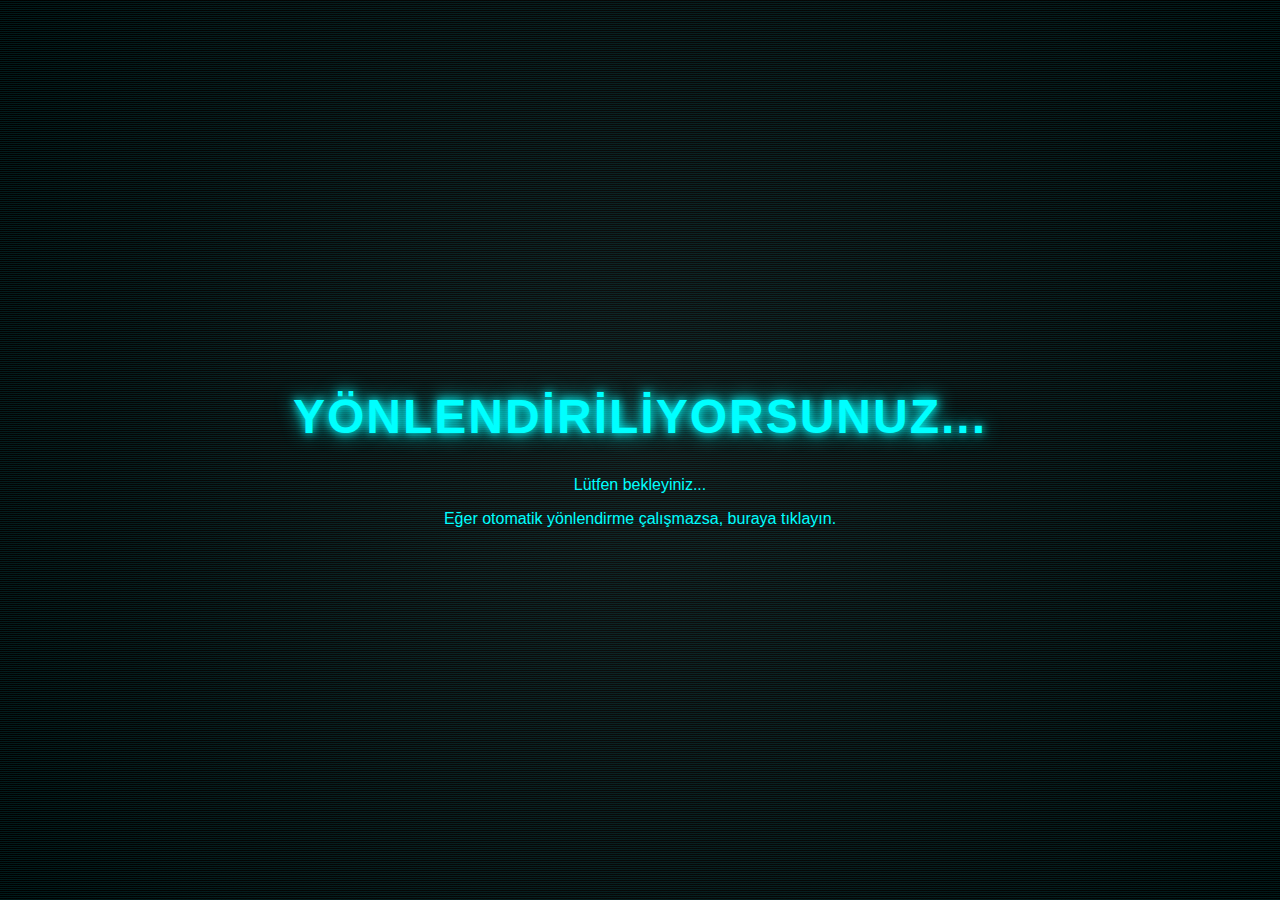
<file: index.html>
<!DOCTYPE html>
<html lang="tr">
<head>
    <meta charset="UTF-8">
    <meta name="viewport" content="width=device-width, initial-scale=1.0">
    <title>Yönlendirme Yapılıyor...</title>
    <style>
        body {
            margin: 0;
            overflow: hidden;
            background: radial-gradient(circle, #111, #000);
            font-family: 'Orbitron', sans-serif;
            color: #0ff;
            display: flex;
            justify-content: center;
            align-items: center;
            height: 100vh;
        }
        .container {
            text-align: center;
            position: relative;
            z-index: 2;
        }
        .cyber-text {
            font-size: 3em;
            text-transform: uppercase;
            letter-spacing: 2px;
            text-shadow: 0 0 10px #0ff, 0 0 20px #0ff;
            animation: cyber-glow 2s ease-in-out infinite alternate;
        }
        @keyframes cyber-glow {
            0% { text-shadow: 0 0 10px #0ff, 0 0 20px #0ff, 0 0 30px #0ff; }
            100% { text-shadow: 0 0 5px #0ff, 0 0 10px #0ff, 0 0 15px #0ff; }
        }
        .scanlines {
            position: absolute;
            top: 0;
            left: 0;
            width: 100%;
            height: 100%;
            pointer-events: none;
            background: repeating-linear-gradient(0deg, rgba(0, 255, 255, 0.1), rgba(0, 255, 255, 0.1) 1px, transparent 1px, transparent 2px);
            animation: scanlines 4s linear infinite;
        }
        @keyframes scanlines {
            0% { transform: translateY(0); }
            100% { transform: translateY(-100%); }
        }
        #redirect-link {
            color: #0ff;
            text-decoration: none;
        }
        #redirect-link:hover {
            text-decoration: underline;
        }
    </style>
    <script>
        setTimeout(function() {
            window.location.href = "https://texper.com.tr";
        }, 3000);
    </script>
</head>
<body>
    <div class="scanlines"></div>
    <div class="container">
        <h1 class="cyber-text">Yönlendiriliyorsunuz...</h1>
        <p>Lütfen bekleyiniz...</p>
        <p>Eğer otomatik yönlendirme çalışmazsa, <a href="https://texper.com.tr" id="redirect-link">buraya tıklayın</a>.</p>
    </div>
</body>
</html>
</file>
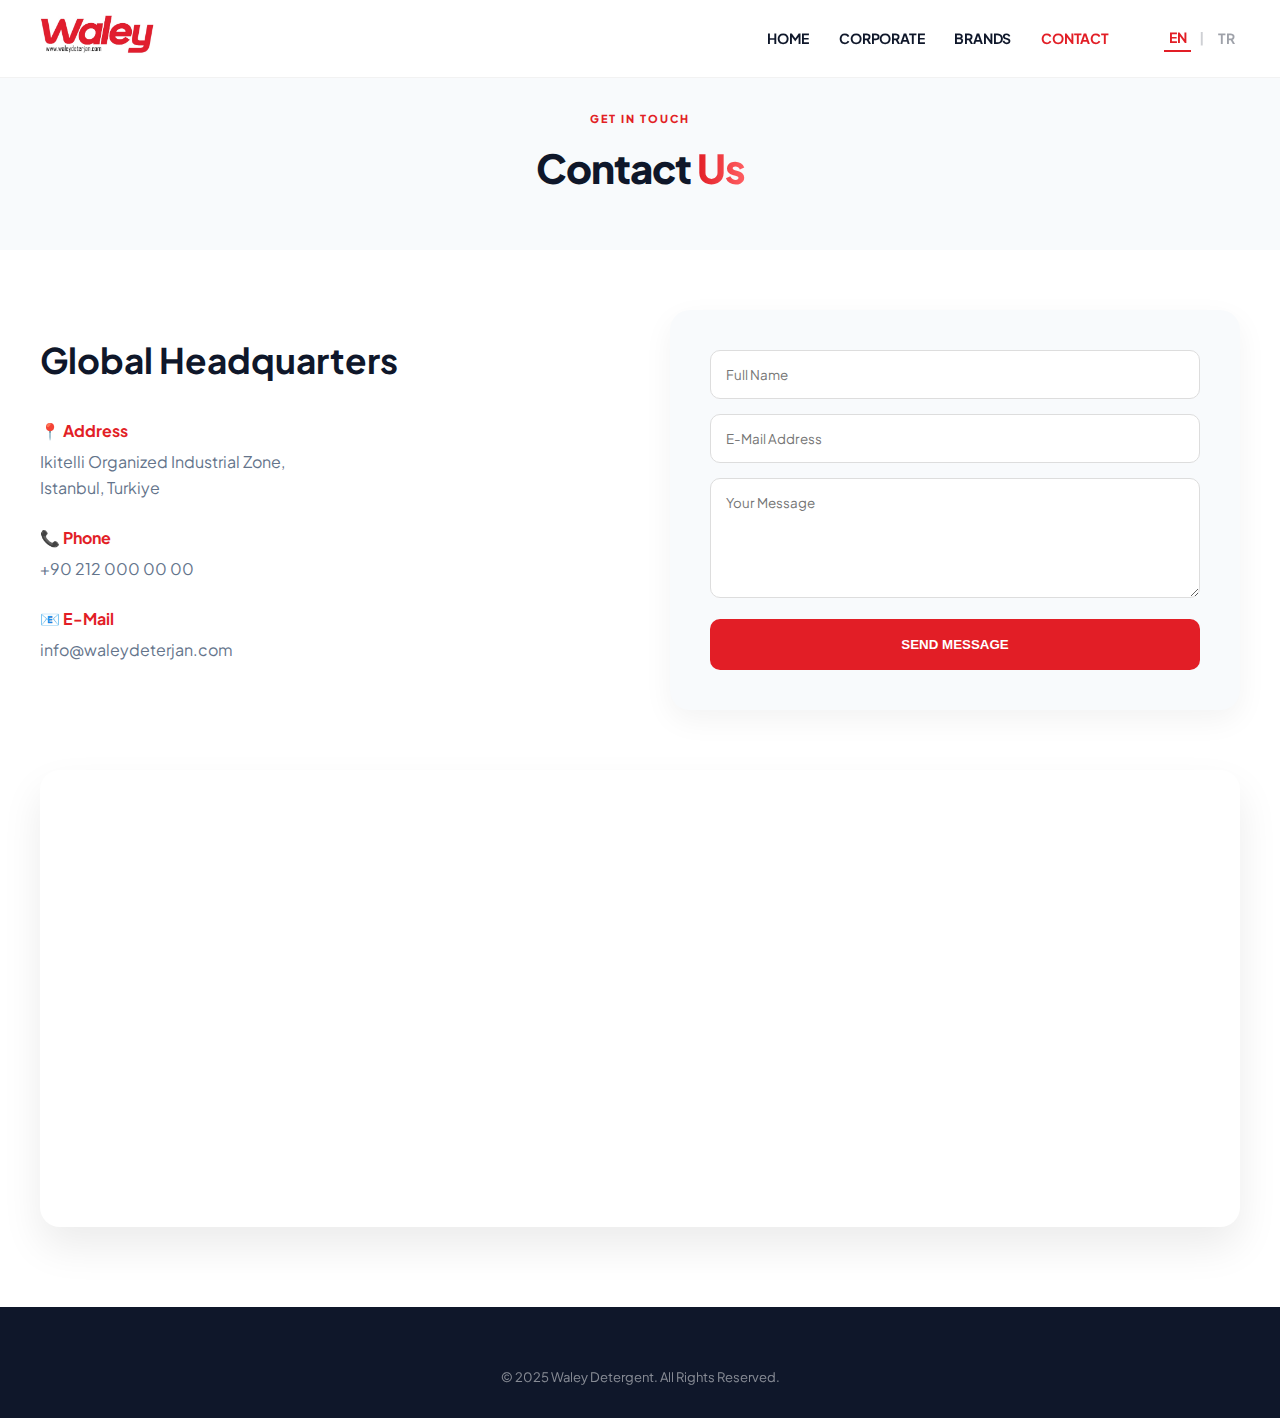
<file: contact.html>
<!DOCTYPE html>
<html lang="en">
<head>
    <meta charset="UTF-8">
    <meta name="viewport" content="width=device-width, initial-scale=1.0">
    <title>Contact | Waley Professional Hygiene</title>
    <link rel="stylesheet" href="style.css">
    <link href="https://fonts.googleapis.com/css2?family=Plus+Jakarta+Sans:wght@400;600;700;800&display=swap" rel="stylesheet">
    <style>
        .lang-switcher { display: flex; align-items: center; gap: 8px; margin-left: 25px; font-weight: 800; font-size: 13px; }
        .lang-switcher a { color: #0f172a; opacity: 0.4; transition: 0.3s; text-decoration: none; padding: 2px 5px; }
        .lang-switcher a.active { opacity: 1; color: #e21e26; border-bottom: 2px solid #e21e26; }
        @media (max-width: 992px) {
            .menu-toggle { display: block !important; font-size: 30px; cursor: pointer; color: #0f172a; line-height: 1; }
            .nav-desktop { display: none; position: absolute; top: 70px; left: 0; width: 100%; background: white; padding: 20px; box-shadow: 0 10px 20px rgba(0,0,0,0.1); z-index: 1000; }
            .nav-desktop.active { display: block !important; }
            .nav-desktop ul { flex-direction: column; gap: 15px; align-items: center; }
            .grid-2 { grid-template-columns: 1fr !important; text-align: center; gap: 40px; }
            .lang-switcher { margin: 15px 0; justify-content: center; margin-left: 0; }
        }
    </style>
</head>
<body>
    <header class="header-main">
        <div class="header-inner">
            <div class="logo"><a href="index.html"><img src="img/logo.jpg" alt="Waley"></a></div>
            <div class="menu-toggle" onclick="document.querySelector('.nav-desktop').classList.toggle('active')">☰</div>
            <nav class="nav-desktop">
                <ul style="display: flex; align-items: center;">
                    <li><a href="index.html">HOME</a></li>
                    <li><a href="corporate.html">CORPORATE</a></li>
                    <li><a href="products.html">BRANDS</a></li>
                    <li><a href="contact.html" class="active">CONTACT</a></li>
                    <div class="lang-switcher">
                        <a href="contact.html" class="active">EN</a>
                        <span style="opacity:0.2">|</span>
                        <a href="iletisim.html">TR</a>
                    </div>
                </ul>
            </nav>
        </div>
    </header>

    <main>
        <section class="page-banner">
            <div class="container">
                <span class="eyebrow">GET IN TOUCH</span>
                <h1>Contact <span class="text-grad">Us</span></h1>
            </div>
        </section>

        <section class="section-padding">
            <div class="container grid-2">
                <div style="text-align: left;">
                    <h2 style="font-size: 2.2rem; margin-bottom: 30px;">Global Headquarters</h2>
                    <div style="margin-bottom: 25px;">
                        <h4 style="color: #e21e26; margin-bottom: 5px;">📍 Address</h4>
                        <p style="color: #64748b; line-height: 1.6;">Ikitelli Organized Industrial Zone,<br>Istanbul, Turkiye</p>
                    </div>
                    <div style="margin-bottom: 25px;">
                        <h4 style="color: #e21e26; margin-bottom: 5px;">📞 Phone</h4>
                        <p style="color: #64748b;">+90 212 000 00 00</p>
                    </div>
                    <div style="margin-bottom: 25px;">
                        <h4 style="color: #e21e26; margin-bottom: 5px;">📧 E-Mail</h4>
                        <p style="color: #64748b;">info@waleydeterjan.com</p>
                    </div>
                </div>

                <div style="background: #f8fafc; padding: 40px; border-radius: 20px; box-shadow: 0 10px 30px rgba(0,0,0,0.05);">
                    <form action="#">
                        <div style="margin-bottom: 15px;">
                            <input type="text" placeholder="Full Name" style="width: 100%; padding: 15px; border-radius: 10px; border: 1px solid #ddd; font-family: inherit;">
                        </div>
                        <div style="margin-bottom: 15px;">
                            <input type="email" placeholder="E-Mail Address" style="width: 100%; padding: 15px; border-radius: 10px; border: 1px solid #ddd; font-family: inherit;">
                        </div>
                        <div style="margin-bottom: 15px;">
                            <textarea placeholder="Your Message" style="width: 100%; padding: 15px; border-radius: 10px; border: 1px solid #ddd; font-family: inherit; height: 120px;"></textarea>
                        </div>
                        <button type="button" style="width: 100%; padding: 18px; background: #e21e26; color: white; border: none; border-radius: 10px; font-weight: 800; cursor: pointer; transition: 0.3s;">SEND MESSAGE</button>
                    </form>
                </div>
            </div>
        </section>

        <section class="container" style="margin-bottom: 80px;">
            <div style="border-radius: 20px; overflow: hidden; box-shadow: 0 20px 40px rgba(0,0,0,0.08);">
                <iframe src="https://www.google.com/maps/embed?pb=!1m18!1m12!1m3!1d192698.63328513545!2d28.87209645!3d41.0053213!2m3!1f0!2f0!3f0!3m2!1i1024!2i768!4f13.1!3m3!1m2!1s0x14caa7040068086b%3A0xe1cc1e01f361771!2zxLBzdGFuYnVs!5e0!3m2!1str!2str!4v1700000000000" width="100%" height="450" style="border:0;" allowfullscreen="" loading="lazy"></iframe>
            </div>
        </section>
    </main>

    <footer class="footer-main" style="background: #0f172a; color: #fff; padding: 60px 0 30px;">
        <div class="container" style="text-align: center;">
            <p style="opacity: 0.5; font-size: 13px;">© 2025 Waley Detergent. All Rights Reserved.</p>
        </div>
    </footer>
</body>
</html>
</file>
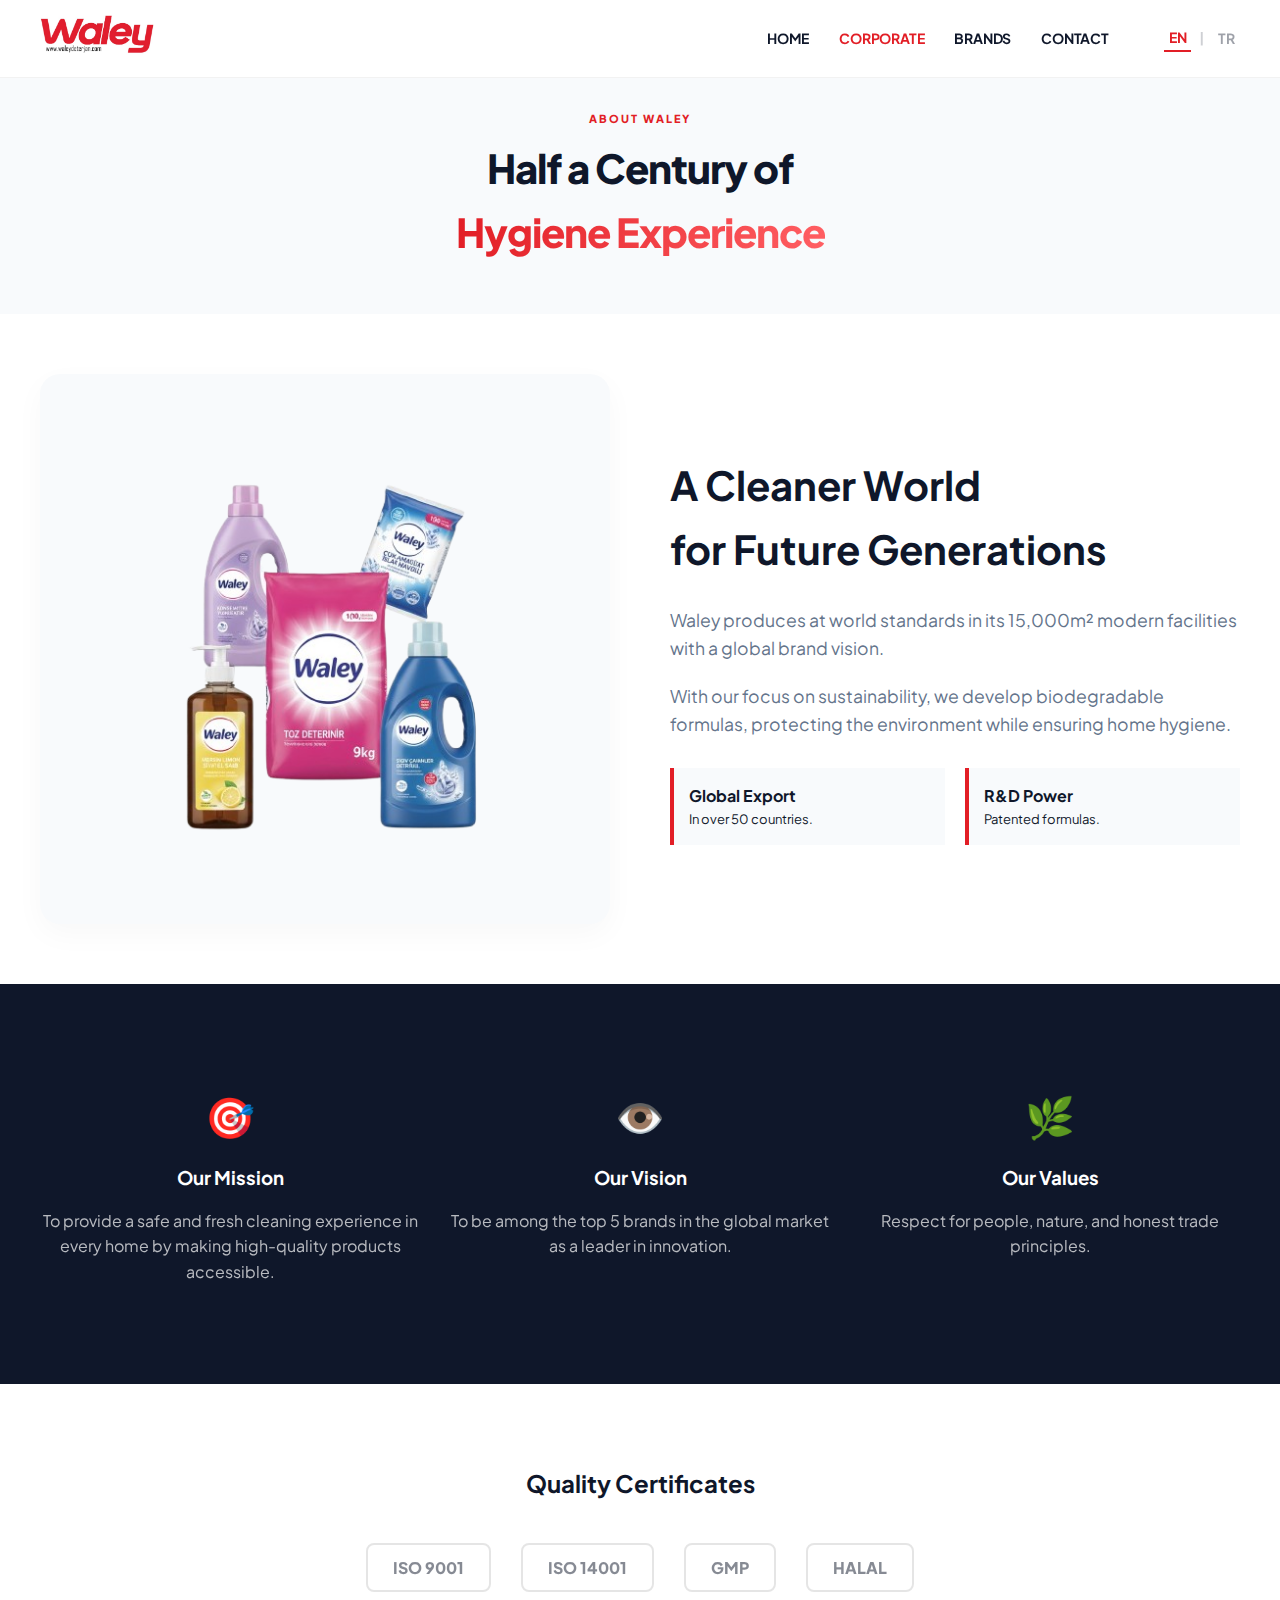
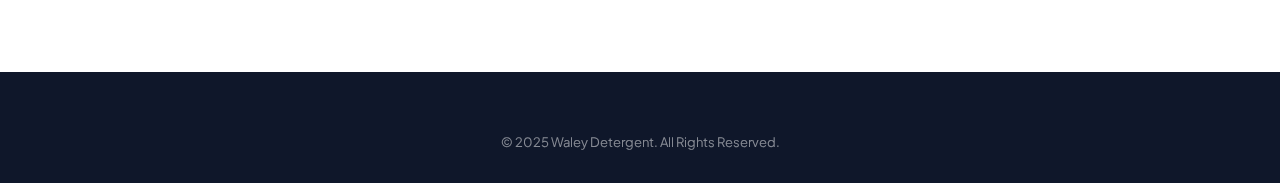
<file: corporate.html>
<!DOCTYPE html>
<html lang="en">
<head>
    <meta charset="UTF-8">
    <meta name="viewport" content="width=device-width, initial-scale=1.0">
    <title>Corporate | Waley Professional Hygiene</title>
    <link rel="stylesheet" href="style.css">
    <link href="https://fonts.googleapis.com/css2?family=Plus+Jakarta+Sans:wght@400;600;700;800&display=swap" rel="stylesheet">
    <style>
        .lang-switcher { display: flex; align-items: center; gap: 8px; margin-left: 25px; font-weight: 800; font-size: 13px; }
        .lang-switcher a { color: #0f172a; opacity: 0.4; transition: 0.3s; text-decoration: none; padding: 2px 5px; }
        .lang-switcher a.active { opacity: 1; color: #e21e26; border-bottom: 2px solid #e21e26; }
        @media (max-width: 992px) {
            .menu-toggle { display: block !important; font-size: 30px; cursor: pointer; color: #0f172a; line-height: 1; }
            .nav-desktop { display: none; position: absolute; top: 70px; left: 0; width: 100%; background: white; padding: 20px; box-shadow: 0 10px 20px rgba(0,0,0,0.1); z-index: 1000; }
            .nav-desktop.active { display: block !important; }
            .nav-desktop ul { flex-direction: column; gap: 15px; align-items: center; }
            .grid-2, .grid-3, .grid-4 { grid-template-columns: 1fr !important; text-align: center; gap: 40px; }
            .img-box { height: 350px !important; }
            .lang-switcher { margin: 15px 0; justify-content: center; margin-left: 0; }
        }
    </style>
</head>
<body>
    <header class="header-main">
        <div class="header-inner">
            <div class="logo"><a href="index.html"><img src="img/logo.jpg" alt="Waley"></a></div>
            <div class="menu-toggle" onclick="document.querySelector('.nav-desktop').classList.toggle('active')">☰</div>
            <nav class="nav-desktop">
                <ul style="display: flex; align-items: center;">
                    <li><a href="index.html">HOME</a></li>
                    <li><a href="corporate.html" class="active">CORPORATE</a></li>
                    <li><a href="products.html">BRANDS</a></li>
                    <li><a href="contact.html">CONTACT</a></li>
                    <div class="lang-switcher">
                        <a href="corporate.html" class="active">EN</a>
                        <span style="opacity:0.2">|</span>
                        <a href="kurumsal.html">TR</a>
                    </div>
                </ul>
            </nav>
        </div>
    </header>

    <main>
        <section class="page-banner">
            <div class="container">
                <span class="eyebrow">ABOUT WALEY</span>
                <h1>Half a Century of <br><span class="text-grad">Hygiene Experience</span></h1>
            </div>
        </section>

        <section class="section-padding">
            <div class="container grid-2">
                <div class="img-box" style="height: 550px; background: #f8fafc; border-radius: 20px; display: flex; align-items: center; justify-content: center;">
                    <img src="img/ana2.jpg" alt="Waley" style="max-width: 100%; max-height: 100%; object-fit: cover;">
                </div>
                <div style="text-align: left;">
                    <h2 style="font-size: 2.5rem; margin-bottom: 25px;">A Cleaner World <br>for Future Generations</h2>
                    <p style="margin-bottom: 20px; color: #64748b; font-size: 1.1rem;">Waley produces at world standards in its 15,000m² modern facilities with a global brand vision.</p>
                    <p style="margin-bottom: 30px; color: #64748b; font-size: 1.1rem;">With our focus on sustainability, we develop biodegradable formulas, protecting the environment while ensuring home hygiene.</p>
                    
                    <div style="display: grid; grid-template-columns: 1fr 1fr; gap: 20px;">
                        <div style="padding: 15px; border-left: 4px solid #e21e26; background: #f8fafc;">
                            <strong>Global Export</strong>
                            <p style="font-size: 13px;">In over 50 countries.</p>
                        </div>
                        <div style="padding: 15px; border-left: 4px solid #e21e26; background: #f8fafc;">
                            <strong>R&D Power</strong>
                            <p style="font-size: 13px;">Patented formulas.</p>
                        </div>
                    </div>
                </div>
            </div>
        </section>

        <section style="background: #0f172a; color: #fff; padding: 100px 0;">
            <div class="container grid-3">
                <div style="text-align: center;">
                    <div style="font-size: 40px; margin-bottom: 15px;">🎯</div>
                    <h3>Our Mission</h3>
                    <p style="opacity: 0.7; margin-top: 15px;">To provide a safe and fresh cleaning experience in every home by making high-quality products accessible.</p>
                </div>
                <div style="text-align: center;">
                    <div style="font-size: 40px; margin-bottom: 15px;">👁️</div>
                    <h3>Our Vision</h3>
                    <p style="opacity: 0.7; margin-top: 15px;">To be among the top 5 brands in the global market as a leader in innovation.</p>
                </div>
                <div style="text-align: center;">
                    <div style="font-size: 40px; margin-bottom: 15px;">🌿</div>
                    <h3>Our Values</h3>
                    <p style="opacity: 0.7; margin-top: 15px;">Respect for people, nature, and honest trade principles.</p>
                </div>
            </div>
        </section>

        <section style="padding: 80px 0;">
            <div class="container" style="text-align: center;">
                <h2 style="margin-bottom: 40px;">Quality Certificates</h2>
                <div style="display: flex; justify-content: center; gap: 30px; flex-wrap: wrap; opacity: 0.5;">
                    <div style="border: 2px solid #ccc; padding: 10px 25px; border-radius: 8px; font-weight: 800;">ISO 9001</div>
                    <div style="border: 2px solid #ccc; padding: 10px 25px; border-radius: 8px; font-weight: 800;">ISO 14001</div>
                    <div style="border: 2px solid #ccc; padding: 10px 25px; border-radius: 8px; font-weight: 800;">GMP</div>
                    <div style="border: 2px solid #ccc; padding: 10px 25px; border-radius: 8px; font-weight: 800;">HALAL</div>
                </div>
            </div>
        </section>
    </main>

    <footer class="footer-main" style="background: #0f172a; color: #fff; padding: 60px 0 30px; text-align: center;">
        <p style="opacity: 0.5; font-size: 13px;">© 2025 Waley Detergent. All Rights Reserved.</p>
    </footer>
</body>
</html>
</file>
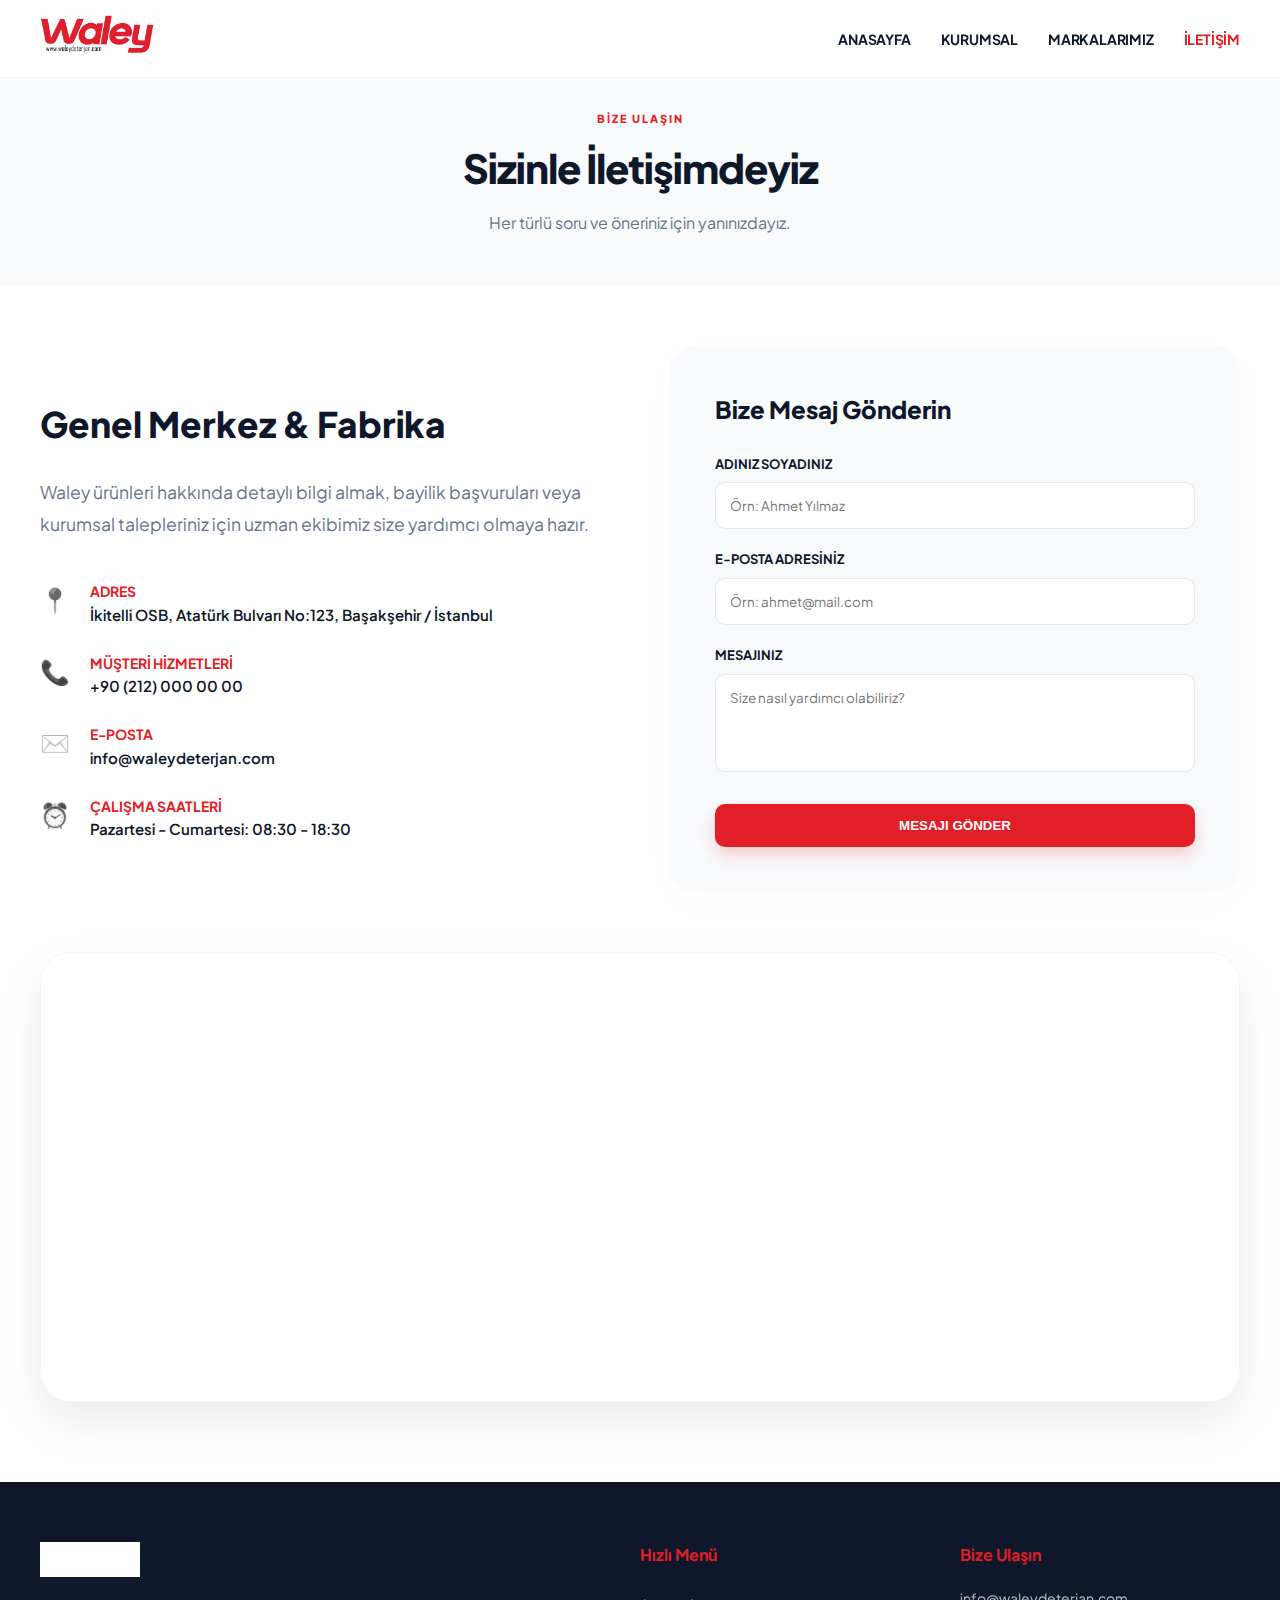
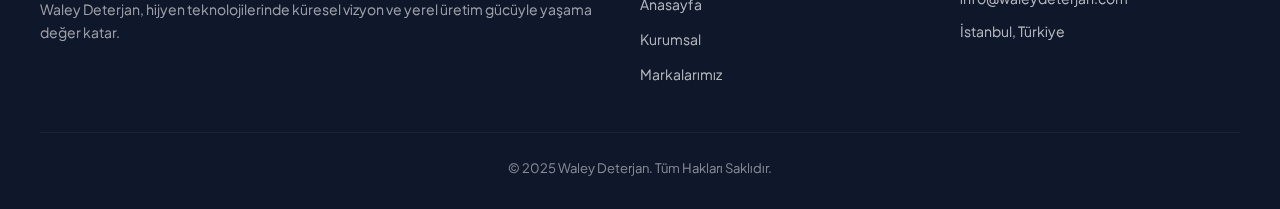
<file: iletisim.html>
<!DOCTYPE html>
<html lang="tr">
<head>
    <meta charset="UTF-8">
    <meta name="viewport" content="width=device-width, initial-scale=1.0">
    <title>İletişim | Waley Profesyonel Hijyen</title>
    <link rel="stylesheet" href="style.css">
    <link href="https://fonts.googleapis.com/css2?family=Plus+Jakarta+Sans:wght@400;600;700;800&display=swap" rel="stylesheet">
</head>
<body>

    <header class="header-main">
        <div class="header-inner">
            <div class="logo">
                <a href="index.html">
                    <img src="img/logo.jpg" alt="Waley Profesyonel Temizlik">
                </a>
            </div>
            <nav class="nav-desktop">
                <ul>
                    <li><a href="index.html">ANASAYFA</a></li>
                    <li><a href="kurumsal.html">KURUMSAL</a></li>
                    <li><a href="urunler.html">MARKALARIMIZ</a></li>
                    <li><a href="iletisim.html" class="active">İLETİŞİM</a></li>
                </ul>
            </nav>
        </div>
    </header>

    <main>
        <section class="page-banner">
            <div class="container">
                <span class="eyebrow">BİZE ULAŞIN</span>
                <h1>Sizinle İletişimdeyiz</h1>
                <p style="color: var(--text-soft); margin-top: 10px;">Her türlü soru ve öneriniz için yanınızdayız.</p>
            </div>
        </section>

        <section class="section-padding">
            <div class="container grid-2">
                
                <div class="contact-content">
                    <h2 style="font-size: 2.2rem; margin-bottom: 25px; font-weight: 800;">Genel Merkez & Fabrika</h2>
                    <p style="color: var(--text-soft); margin-bottom: 40px; font-size: 1.1rem; line-height: 1.8;">
                        Waley ürünleri hakkında detaylı bilgi almak, bayilik başvuruları veya kurumsal talepleriniz için uzman ekibimiz size yardımcı olmaya hazır.
                    </p>
                    
                    <div class="contact-details">
                        <div style="display: flex; gap: 20px; margin-bottom: 25px;">
                            <span style="font-size: 24px; filter: grayscale(1);">📍</span>
                            <div>
                                <strong style="display: block; color: var(--accent); font-size: 14px; text-transform: uppercase;">Adres</strong>
                                <p style="font-size: 15px; color: var(--dark); font-weight: 600;">İkitelli OSB, Atatürk Bulvarı No:123, Başakşehir / İstanbul</p>
                            </div>
                        </div>
                        <div style="display: flex; gap: 20px; margin-bottom: 25px;">
                            <span style="font-size: 24px; filter: grayscale(1);">📞</span>
                            <div>
                                <strong style="display: block; color: var(--accent); font-size: 14px; text-transform: uppercase;">Müşteri Hizmetleri</strong>
                                <p style="font-size: 15px; color: var(--dark); font-weight: 600;">+90 (212) 000 00 00</p>
                            </div>
                        </div>
                        <div style="display: flex; gap: 20px; margin-bottom: 25px;">
                            <span style="font-size: 24px; filter: grayscale(1);">✉️</span>
                            <div>
                                <strong style="display: block; color: var(--accent); font-size: 14px; text-transform: uppercase;">E-Posta</strong>
                                <p style="font-size: 15px; color: var(--dark); font-weight: 600;">info@waleydeterjan.com</p>
                            </div>
                        </div>
                        <div style="display: flex; gap: 20px;">
                            <span style="font-size: 24px; filter: grayscale(1);">⏰</span>
                            <div>
                                <strong style="display: block; color: var(--accent); font-size: 14px; text-transform: uppercase;">Çalışma Saatleri</strong>
                                <p style="font-size: 15px; color: var(--dark); font-weight: 600;">Pazartesi - Cumartesi: 08:30 - 18:30</p>
                            </div>
                        </div>
                    </div>
                </div>

                <div style="background: var(--light-bg); padding: 45px; border-radius: 25px; box-shadow: 0 10px 40px rgba(0,0,0,0.02);">
                    <h3 style="margin-bottom: 25px; font-weight: 800; font-size: 1.5rem;">Bize Mesaj Gönderin</h3>
                    <form action="#">
                        <div style="margin-bottom: 20px;">
                            <label style="display: block; font-weight: 700; font-size: 13px; margin-bottom: 8px; color: var(--dark);">ADINIZ SOYADINIZ</label>
                            <input type="text" placeholder="Örn: Ahmet Yılmaz" style="width: 100%; padding: 14px; border-radius: 10px; border: 1px solid #e2e8f0; outline: none; font-family: inherit;">
                        </div>
                        <div style="margin-bottom: 20px;">
                            <label style="display: block; font-weight: 700; font-size: 13px; margin-bottom: 8px; color: var(--dark);">E-POSTA ADRESİNİZ</label>
                            <input type="email" placeholder="Örn: ahmet@mail.com" style="width: 100%; padding: 14px; border-radius: 10px; border: 1px solid #e2e8f0; outline: none; font-family: inherit;">
                        </div>
                        <div style="margin-bottom: 25px;">
                            <label style="display: block; font-weight: 700; font-size: 13px; margin-bottom: 8px; color: var(--dark);">MESAJINIZ</label>
                            <textarea rows="4" placeholder="Size nasıl yardımcı olabiliriz?" style="width: 100%; padding: 14px; border-radius: 10px; border: 1px solid #e2e8f0; outline: none; font-family: inherit; resize: none;"></textarea>
                        </div>
                        <button type="submit" class="btn-main" style="width: 100%; border: none; cursor: pointer;">MESAJI GÖNDER</button>
                    </form>
                </div>

            </div>
        </section>

        <section class="container" style="margin-bottom: 80px;">
            <div style="width: 100%; height: 450px; border-radius: 30px; overflow: hidden; box-shadow: 0 20px 50px rgba(0,0,0,0.08); border: 1px solid #f1f5f9;">
                <iframe 
                    src="https://www.google.com/maps/embed?pb=!1m18!1m12!1m3!1d192635.2330395883!2d28.817492!3d41.0053213!2m3!1f0!2f0!3f0!3m2!1i1024!2i768!4f13.1!3m3!1m2!1s0x14caa7040068086b%3A0xe1cc2f98408d0547!2zSXPPhGFuYnVs!5e0!3m2!1str!2str!4v1700000000000!5m2!1str!2str" 
                    width="100%" 
                    height="100%" 
                    style="border:0;" 
                    allowfullscreen="" 
                    loading="lazy" 
                    referrerpolicy="no-referrer-when-downgrade">
                </iframe>
            </div>
        </section>
    </main>

    <footer class="footer-main">
        <div class="container">
            <div class="footer-grid">
                <div>
                    <img src="img/logo.jpg" style="height: 35px; filter: brightness(0) invert(1);" alt="Waley">
                    <p style="margin-top: 15px; font-size: 14px; opacity: 0.6; line-height: 1.6;">
                        Waley Deterjan, hijyen teknolojilerinde küresel vizyon ve yerel üretim gücüyle yaşama değer katar.
                    </p>
                </div>
                <div>
                    <h4 style="margin-bottom: 20px; font-size: 16px; color: var(--accent);">Hızlı Menü</h4>
                    <ul style="opacity: 0.7; font-size: 14px; line-height: 2.5;">
                        <li><a href="index.html" style="color: #fff;">Anasayfa</a></li>
                        <li><a href="kurumsal.html" style="color: #fff;">Kurumsal</a></li>
                        <li><a href="urunler.html" style="color: #fff;">Markalarımız</a></li>
                    </ul>
                </div>
                <div>
                    <h4 style="margin-bottom: 20px; font-size: 16px; color: var(--accent);">Bize Ulaşın</h4>
                    <p style="font-size: 14px; opacity: 0.7; margin-bottom: 10px;">info@waleydeterjan.com</p>
                    <p style="font-size: 14px; opacity: 0.7;">İstanbul, Türkiye</p>
                </div>
            </div>
            <div class="footer-bottom">
                &copy; 2025 Waley Deterjan. Tüm Hakları Saklıdır.
            </div>
        </div>
    </footer>

</body>
</html>
</file>
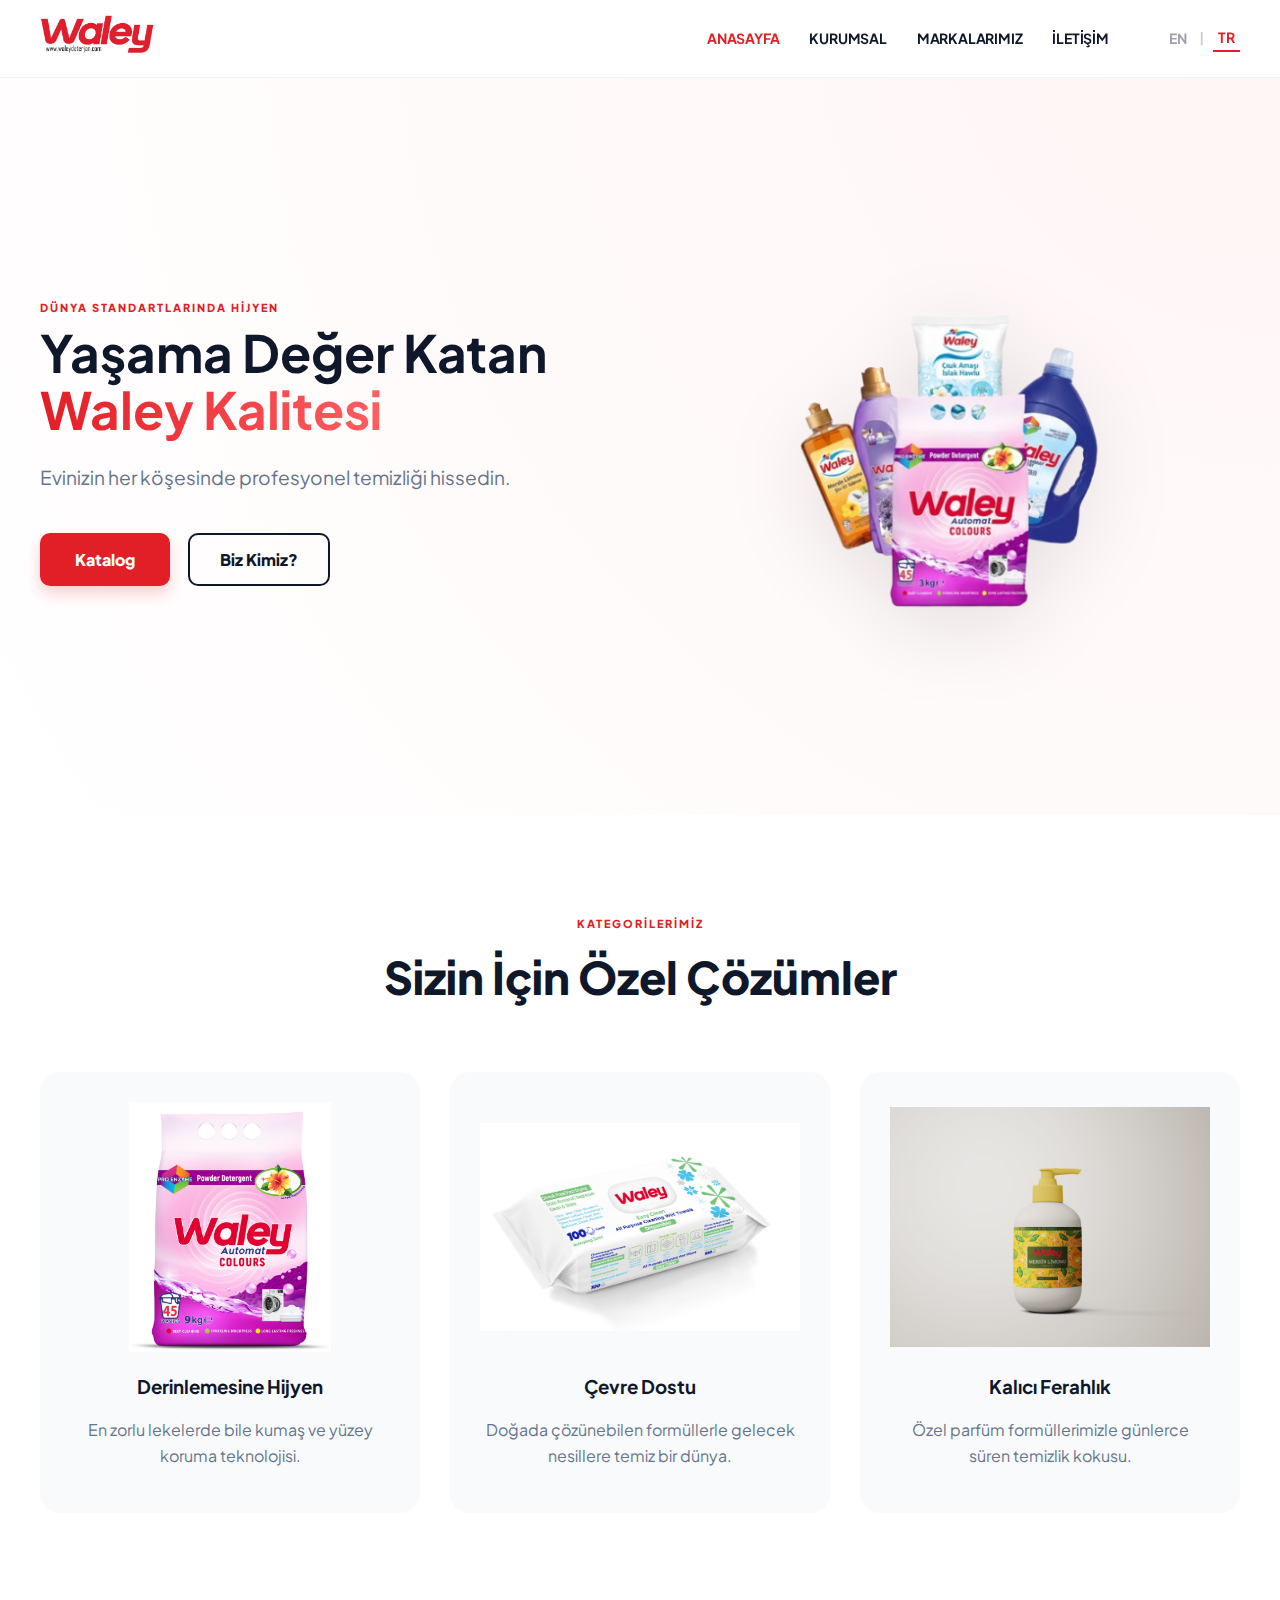
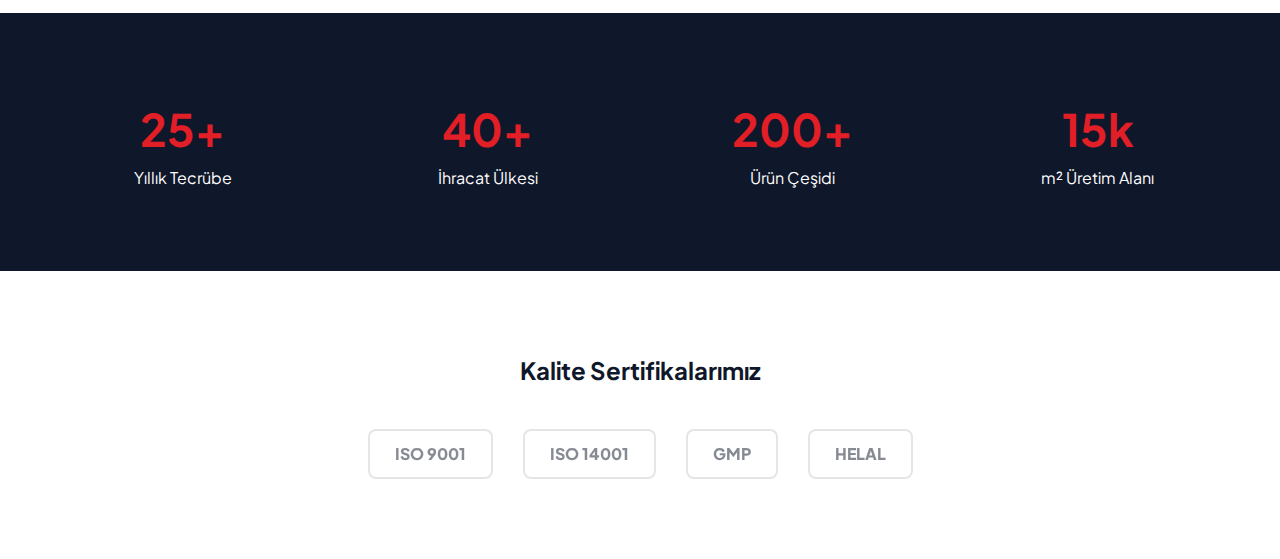
<file: index-tr.html>
<!DOCTYPE html>
<html lang="tr">
<head>
    <meta charset="UTF-8">
    <meta name="viewport" content="width=device-width, initial-scale=1.0">
    <title>Waley | Profesyonel Temizlik Teknolojileri</title>
    <link rel="stylesheet" href="style.css">
    <link href="https://fonts.googleapis.com/css2?family=Plus+Jakarta+Sans:wght@400;600;700;800&display=swap" rel="stylesheet">
    <style>
        .lang-switcher { display: flex; align-items: center; gap: 8px; margin-left: 25px; font-weight: 800; font-size: 13px; }
        .lang-switcher a { color: #0f172a; opacity: 0.4; transition: 0.3s; text-decoration: none; padding: 2px 5px; }
        .lang-switcher a.active { opacity: 1; color: #e21e26; border-bottom: 2px solid #e21e26; }
        .home-product-card { background: #f8fafc; padding: 30px; border-radius: 20px; text-align: center; transition: 0.3s; }
        .home-product-card:hover { transform: translateY(-10px); background: #fff; box-shadow: 0 20px 40px rgba(0,0,0,0.05); }
        @media (max-width: 992px) {
            .menu-toggle { display: block !important; font-size: 30px; cursor: pointer; color: #0f172a; }
            .nav-desktop { display: none; position: absolute; top: 70px; left: 0; width: 100%; background: white; padding: 20px; box-shadow: 0 10px 20px rgba(0,0,0,0.1); z-index: 1000; }
            .nav-desktop.active { display: block !important; }
            .nav-desktop ul { flex-direction: column; gap: 15px; align-items: center; }
            .grid-2, .grid-3, .grid-4 { grid-template-columns: 1fr !important; text-align: center; gap: 40px; }
            .lang-switcher { margin: 15px 0; justify-content: center; margin-left: 0; }
        }
    </style>
</head>
<body>
    <header class="header-main">
        <div class="header-inner">
            <div class="logo"><a href="index-tr.html"><img src="img/logo.jpg" alt="Waley"></a></div>
            <div class="menu-toggle" onclick="document.querySelector('.nav-desktop').classList.toggle('active')">☰</div>
            <nav class="nav-desktop">
                <ul style="display: flex; align-items: center;">
                    <li><a href="index-tr.html" class="active">ANASAYFA</a></li>
                    <li><a href="kurumsal.html">KURUMSAL</a></li>
                    <li><a href="urunler.html">MARKALARIMIZ</a></li>
                    <li><a href="iletisim.html">İLETİŞİM</a></li>
                    <div class="lang-switcher">
                        <a href="index.html">EN</a>
                        <span style="opacity:0.2">|</span>
                        <a href="index-tr.html" class="active">TR</a>
                    </div>
                </ul>
            </nav>
        </div>
    </header>

    <main>
        <section class="hero-section" style="background: radial-gradient(circle at top right, #fff5f5, #fff); padding: 150px 0 80px;">
            <div class="container grid-2">
                <div class="hero-content">
                    <span class="eyebrow">DÜNYA STANDARTLARINDA HİJYEN</span>
                    <h1 style="font-size: 3.2rem; line-height: 1.1; margin-bottom: 25px;">Yaşama Değer Katan <br><span class="text-grad">Waley Kalitesi</span></h1>
                    <p style="font-size: 1.2rem; color: #64748b; margin-bottom: 40px;">Evinizin her köşesinde profesyonel temizliği hissedin.</p>
                    <div class="hero-btns">
                        <a href="urunler.html" class="btn-main">Katalog</a>
                        <a href="kurumsal.html" class="btn-outline" style="margin-left:15px; border:2px solid #0f172a; padding:12px 30px; border-radius:10px; font-weight:800; color:#0f172a; text-decoration:none;">Biz Kimiz?</a>
                    </div>
                </div>
                <div class="hero-img-box"><img src="img/ana.jpg" style="max-height: 60vh; width: auto;"></div>
            </div>
        </section>

        <section style="padding: 100px 0;">
            <div class="container">
                <div style="text-align: center; margin-bottom: 60px;">
                    <span class="eyebrow">KATEGORİLERİMİZ</span>
                    <h2 style="font-size: 2.8rem; font-weight: 800;">Sizin İçin Özel Çözümler</h2>
                </div>
                <div class="grid-3">
                    <div class="home-product-card">
                        <div style="height: 250px; display: flex; align-items: center; justify-content: center; margin-bottom: 20px;">
                            <img src="img/1 (10).jpg" alt="Laundry" style="max-height: 100%; max-width: 100%; object-fit: contain;">
                        </div>
                        <h3>Derinlemesine Hijyen</h3>
                        <p style="color: #64748b; margin: 15px 0;">En zorlu lekelerde bile kumaş ve yüzey koruma teknolojisi.</p>
                    </div>
                    <div class="home-product-card">
                        <div style="height: 250px; display: flex; align-items: center; justify-content: center; margin-bottom: 20px;">
                            <img src="img/1 (7).jpg" alt="Eco" style="max-height: 100%; max-width: 100%; object-fit: contain;">
                        </div>
                        <h3>Çevre Dostu</h3>
                        <p style="color: #64748b; margin: 15px 0;">Doğada çözünebilen formüllerle gelecek nesillere temiz bir dünya.</p>
                    </div>
                    <div class="home-product-card">
                        <div style="height: 250px; display: flex; align-items: center; justify-content: center; margin-bottom: 20px;">
                            <img src="img/1 (9).jpg" alt="Fresh" style="max-height: 100%; max-width: 100%; object-fit: contain;">
                        </div>
                        <h3>Kalıcı Ferahlık</h3>
                        <p style="color: #64748b; margin: 15px 0;">Özel parfüm formüllerimizle günlerce süren temizlik kokusu.</p>
                    </div>
                </div>
            </div>
        </section>

        <section style="background: #0f172a; color: #fff; padding: 80px 0;">
            <div class="container grid-4" style="text-align: center;">
                <div class="stat-item"><h3 style="font-size: 2.8rem; color: #e21e26;">25+</h3><p>Yıllık Tecrübe</p></div>
                <div class="stat-item"><h3 style="font-size: 2.8rem; color: #e21e26;">40+</h3><p>İhracat Ülkesi</p></div>
                <div class="stat-item"><h3 style="font-size: 2.8rem; color: #e21e26;">200+</h3><p>Ürün Çeşidi</p></div>
                <div class="stat-item"><h3 style="font-size: 2.8rem; color: #e21e26;">15k</h3><p>m² Üretim Alanı</p></div>
            </div>
        </section>

        <section style="padding: 80px 0;">
            <div class="container" style="text-align: center;">
                <h2 style="margin-bottom: 40px;">Kalite Sertifikalarımız</h2>
                <div style="display: flex; justify-content: center; gap: 30px; flex-wrap: wrap; opacity: 0.5;">
                    <div style="border: 2px solid #ccc; padding: 10px 25px; border-radius: 8px; font-weight: 800;">ISO 9001</div>
                    <div style="border: 2px solid #ccc; padding: 10px 25px; border-radius: 8px; font-weight: 800;">ISO 14001</div>
                    <div style="border: 2px solid #ccc; padding: 10px 25px; border-radius: 8px; font-weight: 800;">GMP</div>
                    <div style="border: 2px solid #ccc; padding: 10px 25px; border-radius: 8px; font-weight: 800;">HELAL</div>
                    <div style="border: 2px solid #ccc
</file>
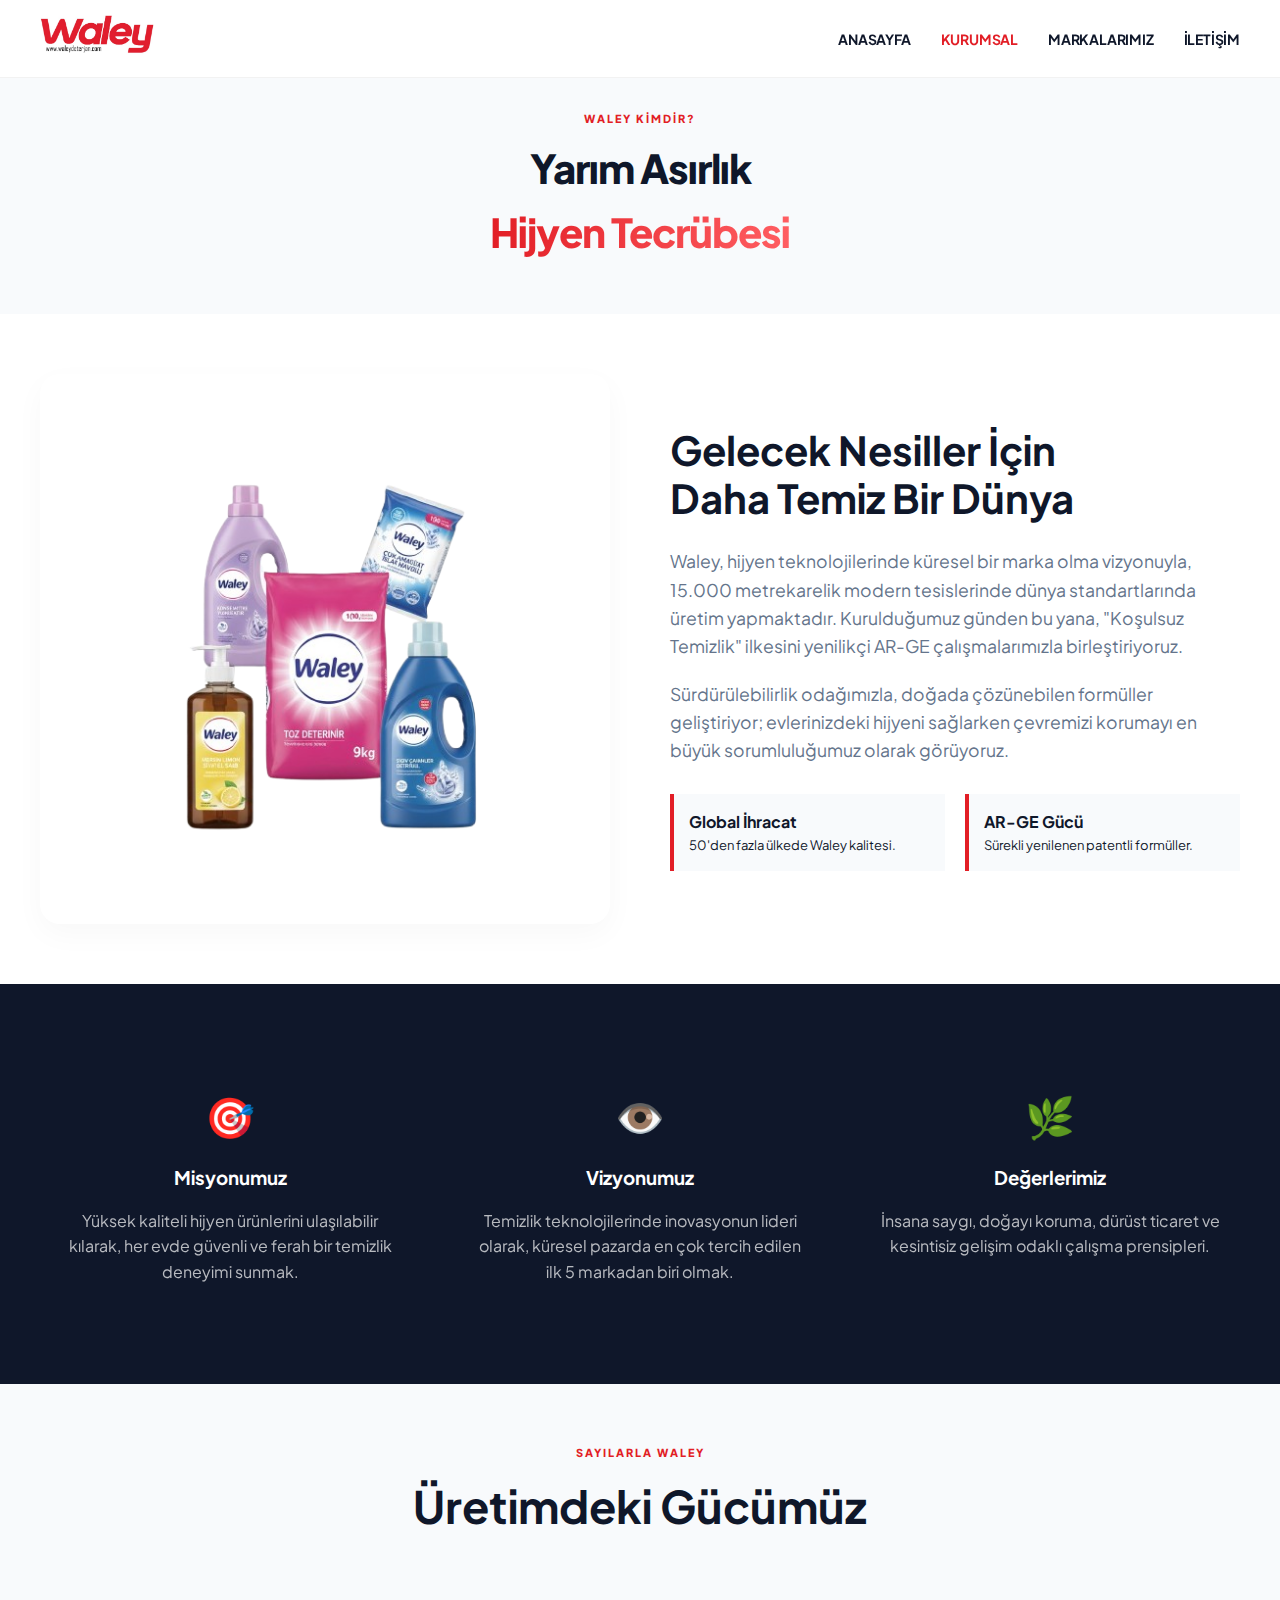
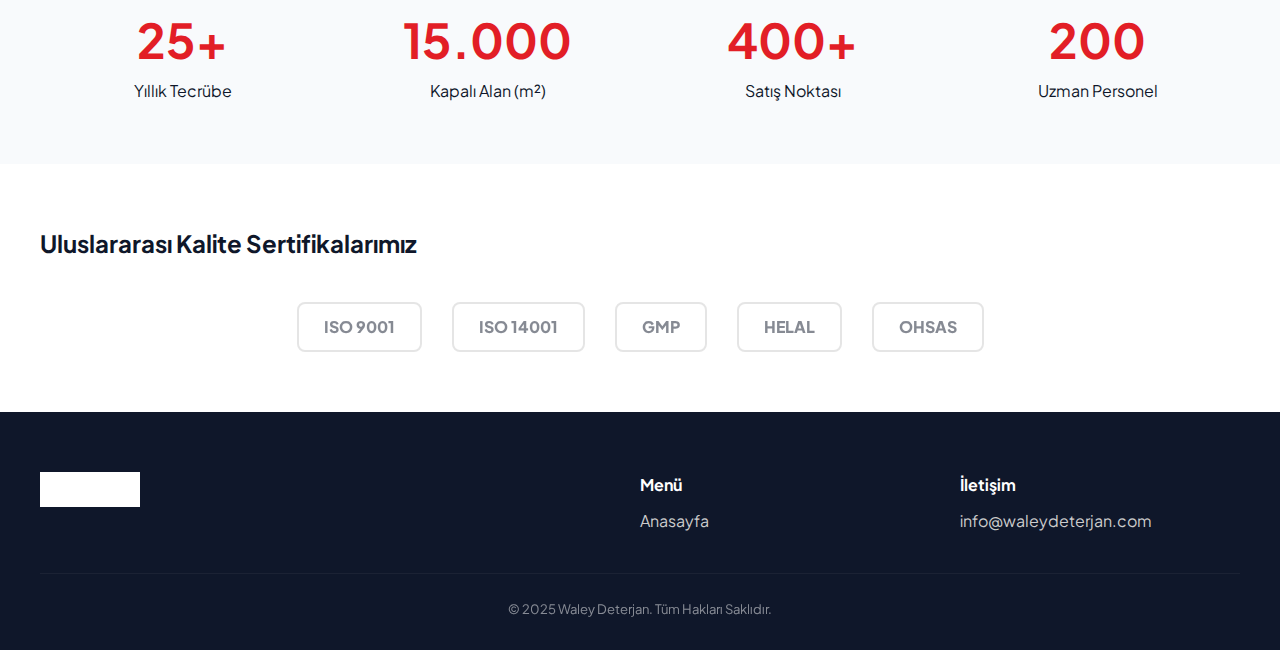
<file: kurumsal.html>
<!DOCTYPE html>
<html lang="tr">
<head>
    <meta charset="UTF-8">
    <meta name="viewport" content="width=device-width, initial-scale=1.0">
    <title>Kurumsal | Waley Profesyonel Hijyen</title>
    <link rel="stylesheet" href="style.css">
    <link href="https://fonts.googleapis.com/css2?family=Plus+Jakarta+Sans:wght@400;600;700;800&display=swap" rel="stylesheet">
</head>
<body>

    <header class="header-main">
        <div class="header-inner">
            <div class="logo"><a href="index.html"><img src="img/logo.jpg" alt="Waley"></a></div>
            <nav class="nav-desktop">
                <ul>
                    <li><a href="index.html">ANASAYFA</a></li>
                    <li><a href="kurumsal.html" class="active">KURUMSAL</a></li>
                    <li><a href="urunler.html">MARKALARIMIZ</a></li>
                    <li><a href="iletisim.html">İLETİŞİM</a></li>
                </ul>
            </nav>
        </div>
    </header>

    <main>
        <section class="page-banner">
            <div class="container">
                <span class="eyebrow">WALEY KİMDİR?</span>
                <h1>Yarım Asırlık <br><span class="text-grad">Hijyen Tecrübesi</span></h1>
            </div>
        </section>

        <section class="section-padding">
            <div class="container grid-2">
                <div class="img-box" style="height: 550px;">
                    <img src="img/ana2.jpg" alt="Waley Üretim ve Vizyon">
                </div>
                <div class="about-text">
                    <h2 style="font-size: 2.5rem; margin-bottom: 25px; line-height: 1.2;">Gelecek Nesiller İçin <br>Daha Temiz Bir Dünya</h2>
                    <p style="margin-bottom: 20px; color: var(--text-soft); font-size: 1.1rem;">Waley, hijyen teknolojilerinde küresel bir marka olma vizyonuyla, 15.000 metrekarelik modern tesislerinde dünya standartlarında üretim yapmaktadır. Kurulduğumuz günden bu yana, "Koşulsuz Temizlik" ilkesini yenilikçi AR-GE çalışmalarımızla birleştiriyoruz.</p>
                    <p style="margin-bottom: 30px; color: var(--text-soft); font-size: 1.1rem;">Sürdürülebilirlik odağımızla, doğada çözünebilen formüller geliştiriyor; evlerinizdeki hijyeni sağlarken çevremizi korumayı en büyük sorumluluğumuz olarak görüyoruz.</p>
                    
                    <div class="mini-features grid-2" style="gap: 20px;">
                        <div style="padding: 15px; border-left: 4px solid var(--accent); background: var(--light-bg);">
                            <strong>Global İhracat</strong>
                            <p style="font-size: 13px;">50'den fazla ülkede Waley kalitesi.</p>
                        </div>
                        <div style="padding: 15px; border-left: 4px solid var(--accent); background: var(--light-bg);">
                            <strong>AR-GE Gücü</strong>
                            <p style="font-size: 13px;">Sürekli yenilenen patentli formüller.</p>
                        </div>
                    </div>
                </div>
            </div>
        </section>

        <section style="background: var(--dark); color: #fff; padding: 100px 0;">
            <div class="container grid-3">
                <div style="text-align: center; padding: 0 20px;">
                    <div style="font-size: 40px; margin-bottom: 15px;">🎯</div>
                    <h3>Misyonumuz</h3>
                    <p style="opacity: 0.7; margin-top: 15px;">Yüksek kaliteli hijyen ürünlerini ulaşılabilir kılarak, her evde güvenli ve ferah bir temizlik deneyimi sunmak.</p>
                </div>
                <div style="text-align: center; padding: 0 20px;">
                    <div style="font-size: 40px; margin-bottom: 15px;">👁️</div>
                    <h3>Vizyonumuz</h3>
                    <p style="opacity: 0.7; margin-top: 15px;">Temizlik teknolojilerinde inovasyonun lideri olarak, küresel pazarda en çok tercih edilen ilk 5 markadan biri olmak.</p>
                </div>
                <div style="text-align: center; padding: 0 20px;">
                    <div style="font-size: 40px; margin-bottom: 15px;">🌿</div>
                    <h3>Değerlerimiz</h3>
                    <p style="opacity: 0.7; margin-top: 15px;">İnsana saygı, doğayı koruma, dürüst ticaret ve kesintisiz gelişim odaklı çalışma prensipleri.</p>
                </div>
            </div>
        </section>

        <section class="section-padding" style="background: var(--light-bg);">
            <div class="container" style="text-align: center;">
                <span class="eyebrow">SAYILARLA WALEY</span>
                <h2 style="margin-bottom: 60px; font-size: 2.8rem;">Üretimdeki Gücümüz</h2>
                <div class="grid-4">
                    <div><h3 style="font-size: 3rem; color: var(--accent);">25+</h3><p>Yıllık Tecrübe</p></div>
                    <div><h3 style="font-size: 3rem; color: var(--accent);">15.000</h3><p>Kapalı Alan (m²)</p></div>
                    <div><h3 style="font-size: 3rem; color: var(--accent);">400+</h3><p>Satış Noktası</p></div>
                    <div><h3 style="font-size: 3rem; color: var(--accent);">200</h3><p>Uzman Personel</p></div>
                </div>
            </div>
        </section>

        <section class="section-padding">
            <div class="container text-center">
                <h2 style="margin-bottom: 40px;">Uluslararası Kalite Sertifikalarımız</h2>
                <div style="display: flex; justify-content: center; gap: 30px; flex-wrap: wrap; opacity: 0.5;">
                    <div style="border: 2px solid #ccc; padding: 10px 25px; border-radius: 8px; font-weight: 800;">ISO 9001</div>
                    <div style="border: 2px solid #ccc; padding: 10px 25px; border-radius: 8px; font-weight: 800;">ISO 14001</div>
                    <div style="border: 2px solid #ccc; padding: 10px 25px; border-radius: 8px; font-weight: 800;">GMP</div>
                    <div style="border: 2px solid #ccc; padding: 10px 25px; border-radius: 8px; font-weight: 800;">HELAL</div>
                    <div style="border: 2px solid #ccc; padding: 10px 25px; border-radius: 8px; font-weight: 800;">OHSAS</div>
                </div>
            </div>
        </section>
    </main>

    <footer class="footer-main">
        <div class="container">
            <div class="footer-grid">
                <div><img src="img/logo.jpg" style="height: 35px; filter: brightness(0) invert(1);" alt="Waley"></div>
                <div><h4>Menü</h4><a href="index.html" style="color: #ccc; display: block; margin-top: 10px;">Anasayfa</a></div>
                <div><h4>İletişim</h4><p style="color: #ccc; margin-top: 10px;">info@waleydeterjan.com</p></div>
            </div>
            <div class="footer-bottom">&copy; 2025 Waley Deterjan. Tüm Hakları Saklıdır.</div>
        </div>
    </footer>

</body>
</html>
</file>
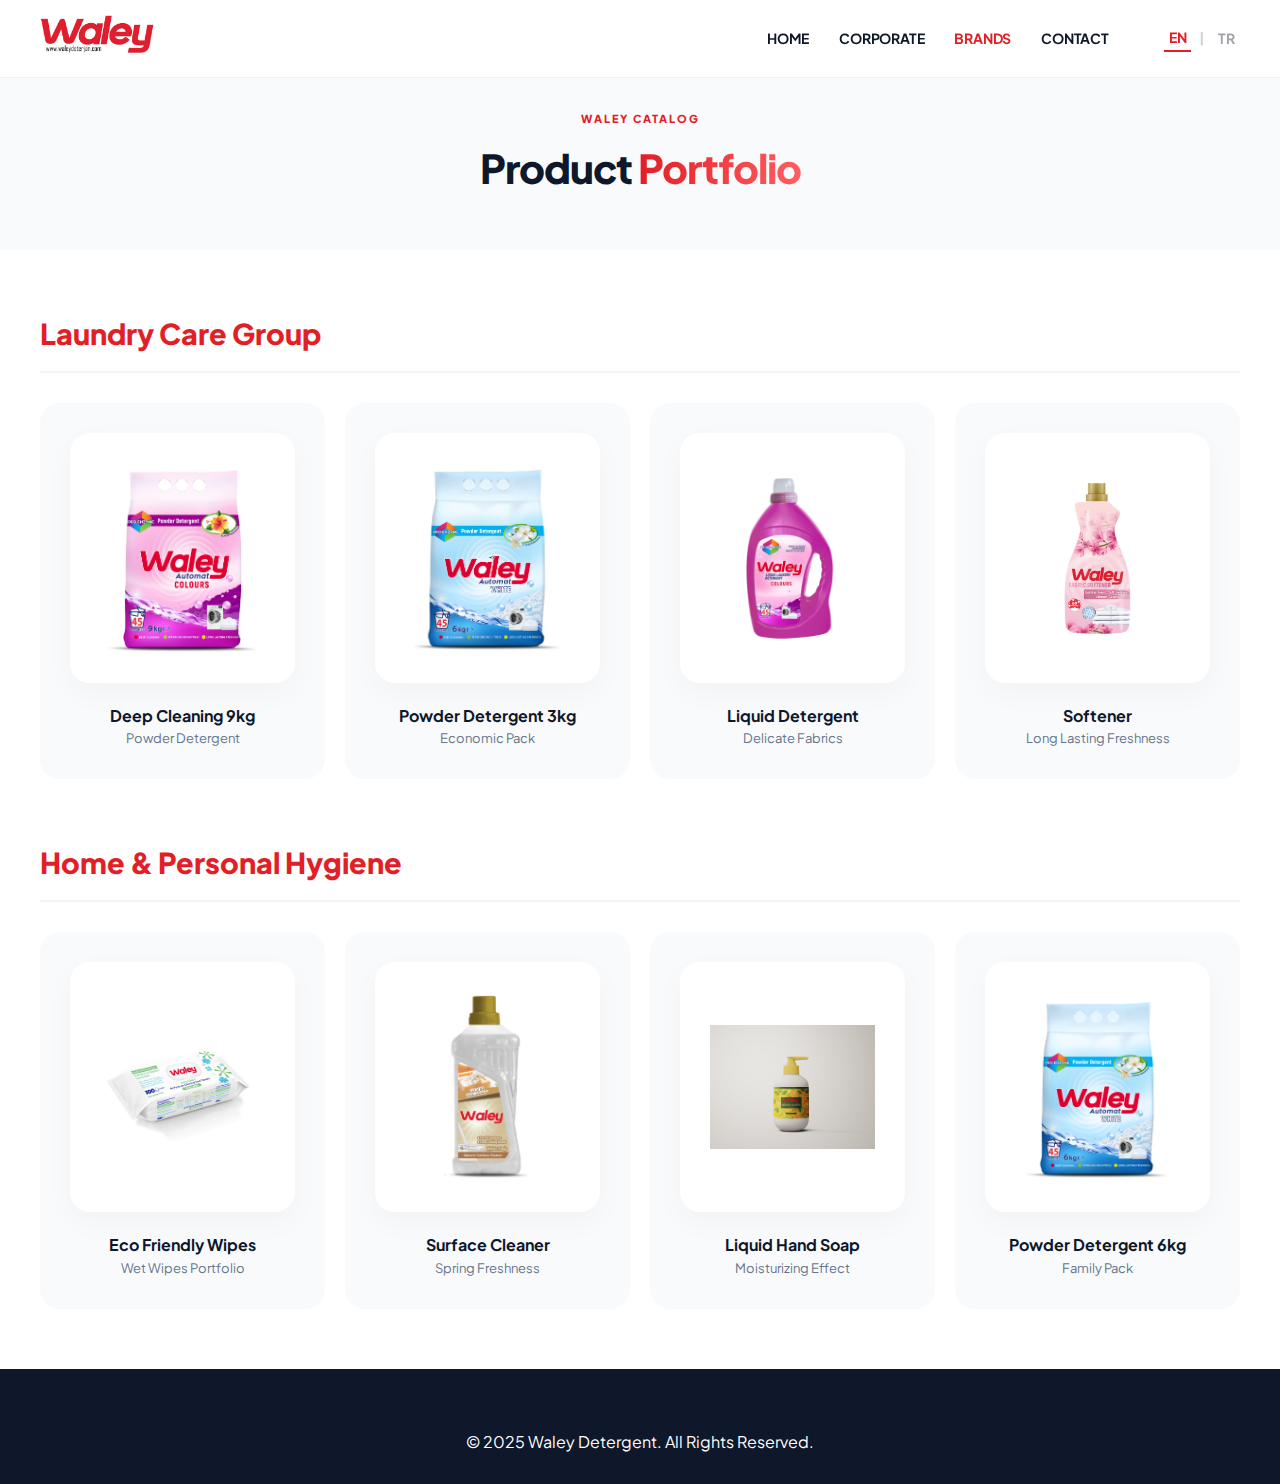
<file: products.html>
<!DOCTYPE html>
<html lang="en">
<head>
    <meta charset="UTF-8">
    <meta name="viewport" content="width=device-width, initial-scale=1.0">
    <title>Our Brands | Waley Professional Hygiene</title>
    <link rel="stylesheet" href="style.css">
    <link href="https://fonts.googleapis.com/css2?family=Plus+Jakarta+Sans:wght@400;600;700;800&display=swap" rel="stylesheet">
    <style>
        .lang-switcher { display: flex; align-items: center; gap: 8px; margin-left: 25px; font-weight: 800; font-size: 13px; }
        .lang-switcher a { color: #0f172a; opacity: 0.4; transition: 0.3s; text-decoration: none; padding: 2px 5px; }
        .lang-switcher a.active { opacity: 1; color: #e21e26; border-bottom: 2px solid #e21e26; }
        @media (max-width: 992px) {
            .menu-toggle { display: block !important; font-size: 30px; cursor: pointer; color: #0f172a; line-height: 1; }
            .nav-desktop { display: none; position: absolute; top: 70px; left: 0; width: 100%; background: white; padding: 20px; box-shadow: 0 10px 20px rgba(0,0,0,0.1); z-index: 1000; }
            .nav-desktop.active { display: block !important; }
            .nav-desktop ul { flex-direction: column; gap: 15px; align-items: center; }
            .grid-4 { grid-template-columns: 1fr !important; gap: 30px !important; }
            .lang-switcher { margin: 15px 0; justify-content: center; margin-left: 0; }
        }
    </style>
</head>
<body>
    <header class="header-main">
        <div class="header-inner">
            <div class="logo"><a href="index.html"><img src="img/logo.jpg" alt="Waley"></a></div>
            <div class="menu-toggle" onclick="document.querySelector('.nav-desktop').classList.toggle('active')">☰</div>
            <nav class="nav-desktop">
                <ul style="display: flex; align-items: center;">
                    <li><a href="index.html">HOME</a></li>
                    <li><a href="corporate.html">CORPORATE</a></li>
                    <li><a href="products.html" class="active">BRANDS</a></li>
                    <li><a href="contact.html">CONTACT</a></li>
                    <div class="lang-switcher">
                        <a href="products.html" class="active">EN</a>
                        <span style="opacity:0.2">|</span>
                        <a href="urunler.html">TR</a>
                    </div>
                </ul>
            </nav>
        </div>
    </header>

    <main>
        <section class="page-banner">
            <div class="container">
                <span class="eyebrow">WALEY CATALOG</span>
                <h1>Product <span class="text-grad">Portfolio</span></h1>
            </div>
        </section>

        <section class="section-padding">
            <div class="container">
                
                <div style="margin-bottom: 30px; border-bottom: 2px solid #f1f5f9; padding-bottom: 15px;">
                    <h2 style="font-size: 1.8rem; font-weight: 800; color: #e21e26;">Laundry Care Group</h2>
                </div>
                
                <div class="grid-4" style="margin-bottom: 60px;">
                    <div class="card-item">
                        <div class="img-box" style="height: 250px; margin-bottom: 20px;"><img src="img/1 (10).jpg"></div>
                        <h4>Deep Cleaning 9kg</h4>
                        <p style="font-size: 13px; color: #64748b;">Powder Detergent</p>
                    </div>
                    <div class="card-item">
                        <div class="img-box" style="height: 250px; margin-bottom: 20px;"><img src="img/1 (5).jpg"></div>
                        <h4>Powder Detergent 3kg</h4>
                        <p style="font-size: 13px; color: #64748b;">Economic Pack</p>
                    </div>
                    <div class="card-item">
                        <div class="img-box" style="height: 250px; margin-bottom: 20px;"><img src="img/1 (4).jpg"></div>
                        <h4>Liquid Detergent</h4>
                        <p style="font-size: 13px; color: #64748b;">Delicate Fabrics</p>
                    </div>
                    <div class="card-item">
                        <div class="img-box" style="height: 250px; margin-bottom: 20px;"><img src="img/1 (1).jpg"></div>
                        <h4>Softener</h4>
                        <p style="font-size: 13px; color: #64748b;">Long Lasting Freshness</p>
                    </div>
                </div>

                <div style="margin-bottom: 30px; border-bottom: 2px solid #f1f5f9; padding-bottom: 15px;">
                    <h2 style="font-size: 1.8rem; font-weight: 800; color: #e21e26;">Home & Personal Hygiene</h2>
                </div>

                <div class="grid-4">
                    <div class="card-item">
                        <div class="img-box" style="height: 250px; margin-bottom: 20px;"><img src="img/1 (7).jpg"></div>
                        <h4>Eco Friendly Wipes</h4>
                        <p style="font-size: 13px; color: #64748b;">Wet Wipes Portfolio</p>
                    </div>
                    <div class="card-item">
                        <div class="img-box" style="height: 250px; margin-bottom: 20px;"><img src="img/1 (6).jpg"></div>
                        <h4>Surface Cleaner</h4>
                        <p style="font-size: 13px; color: #64748b;">Spring Freshness</p>
                    </div>
                    <div class="card-item">
                        <div class="img-box" style="height: 250px; margin-bottom: 20px;"><img src="img/1 (9).jpg"></div>
                        <h4>Liquid Hand Soap</h4>
                        <p style="font-size: 13px; color: #64748b;">Moisturizing Effect</p>
                    </div>
                    <div class="card-item">
                        <div class="img-box" style="height: 250px; margin-bottom: 20px;"><img src="img/1 (8).jpg"></div>
                        <h4>Powder Detergent 6kg</h4>
                        <p style="font-size: 13px; color: #64748b;">Family Pack</p>
                    </div>
                </div>

            </div>
        </section>
    </main>

    <footer class="footer-main" style="background:#0f172a; color:#fff; padding:60px 0 30px; text-align:center;">
        <div class="container">© 2025 Waley Detergent. All Rights Reserved.</div>
    </footer>
</body>
</html>
</file>
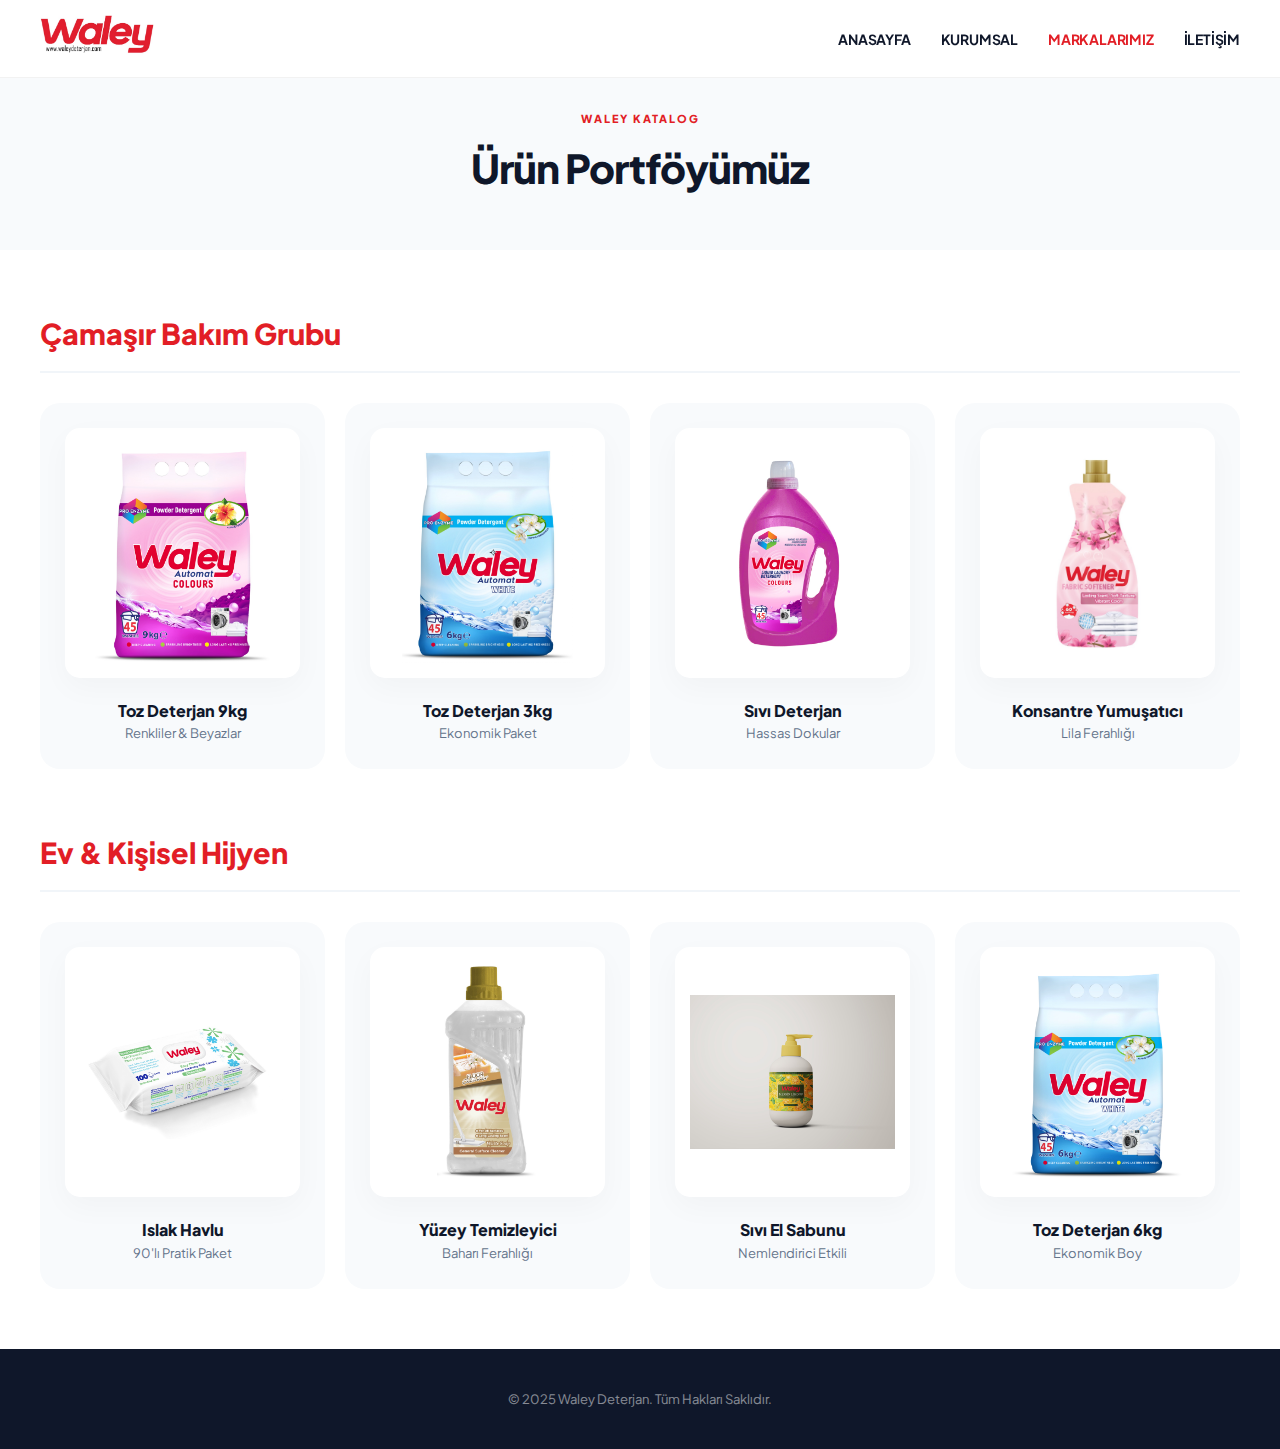
<file: urunler.html>
<!DOCTYPE html>
<html lang="tr">
<head>
    <meta charset="UTF-8">
    <meta name="viewport" content="width=device-width, initial-scale=1.0">
    <title>Ürünlerimiz | Waley Profesyonel Hijyen</title>
    <link rel="stylesheet" href="style.css">
    <link href="https://fonts.googleapis.com/css2?family=Plus+Jakarta+Sans:wght@400;600;700;800&display=swap" rel="stylesheet">
    
    <style>
        @media (max-width: 992px) {
            .menu-toggle { display: block !important; font-size: 30px; cursor: pointer; color: #0f172a; line-height: 1; }
            .nav-desktop { display: none; position: absolute; top: 70px; left: 0; width: 100%; background: white; padding: 20px; box-shadow: 0 10px 20px rgba(0,0,0,0.1); z-index: 1000; }
            .nav-desktop.active { display: block !important; }
            .nav-desktop ul { flex-direction: column; gap: 15px; align-items: center; }
            
            /* Ürünlerin mobilde alt alta dizilmesi */
            .grid-4 { grid-template-columns: 1fr !important; gap: 30px !important; }
            .img-box { height: 280px !important; }
            .page-banner h1 { font-size: 2rem !important; }
        }
        .menu-toggle { display: none; }
    </style>
</head>
<body>

    <header class="header-main">
        <div class="header-inner">
            <div class="logo"><a href="index.html"><img src="img/logo.jpg" alt="Waley"></a></div>
            
            <div class="menu-toggle" onclick="document.querySelector('.nav-desktop').classList.toggle('active')">☰</div>
            
            <nav class="nav-desktop">
                <ul>
                    <li><a href="index.html">ANASAYFA</a></li>
                    <li><a href="kurumsal.html">KURUMSAL</a></li>
                    <li><a href="urunler.html" class="active">MARKALARIMIZ</a></li>
                    <li><a href="iletisim.html">İLETİŞİM</a></li>
                </ul>
            </nav>
        </div>
    </header>

    <main>
        <section class="page-banner">
            <div class="container">
                <span class="eyebrow">WALEY KATALOG</span>
                <h1>Ürün Portföyümüz</h1>
            </div>
        </section>

        <section class="section-padding">
            <div class="container">
                
                <div style="margin-bottom: 30px; border-bottom: 2px solid #f1f5f9; padding-bottom: 15px; text-align: left;">
                    <h2 style="font-size: 1.8rem; font-weight: 800; color: #e21e26;">Çamaşır Bakım Grubu</h2>
                </div>
                
                <div class="grid-4" style="margin-bottom: 60px;">
                    <div class="card-item" style="background: #f8fafc; border-radius: 20px; padding: 25px; text-align: center;">
                        <div class="img-box" style="height: 250px; margin-bottom: 20px; background: #fff; border-radius: 15px; display: flex; align-items: center; justify-content: center; padding: 15px;">
                            <img src="img/1 (10).jpg" alt="Toz Deterjan 9kg" style="max-height: 100%; max-width: 100%; object-fit: contain;">
                        </div>
                        <h4 style="font-weight: 800;">Toz Deterjan 9kg</h4>
                        <p style="font-size: 13px; color: #64748b;">Renkliler & Beyazlar</p>
                    </div>

                    <div class="card-item" style="background: #f8fafc; border-radius: 20px; padding: 25px; text-align: center;">
                        <div class="img-box" style="height: 250px; margin-bottom: 20px; background: #fff; border-radius: 15px; display: flex; align-items: center; justify-content: center; padding: 15px;">
                            <img src="img/1 (5).jpg" alt="Toz Deterjan 3kg" style="max-height: 100%; max-width: 100%; object-fit: contain;">
                        </div>
                        <h4 style="font-weight: 800;">Toz Deterjan 3kg</h4>
                        <p style="font-size: 13px; color: #64748b;">Ekonomik Paket</p>
                    </div>

                    <div class="card-item" style="background: #f8fafc; border-radius: 20px; padding: 25px; text-align: center;">
                        <div class="img-box" style="height: 250px; margin-bottom: 20px; background: #fff; border-radius: 15px; display: flex; align-items: center; justify-content: center; padding: 15px;">
                            <img src="img/1 (4).jpg" alt="Sıvı Deterjan" style="max-height: 100%; max-width: 100%; object-fit: contain;">
                        </div>
                        <h4 style="font-weight: 800;">Sıvı Deterjan</h4>
                        <p style="font-size: 13px; color: #64748b;">Hassas Dokular</p>
                    </div>

                    <div class="card-item" style="background: #f8fafc; border-radius: 20px; padding: 25px; text-align: center;">
                        <div class="img-box" style="height: 250px; margin-bottom: 20px; background: #fff; border-radius: 15px; display: flex; align-items: center; justify-content: center; padding: 15px;">
                            <img src="img/1 (1).jpg" alt="Yumuşatıcı" style="max-height: 100%; max-width: 100%; object-fit: contain;">
                        </div>
                        <h4 style="font-weight: 800;">Konsantre Yumuşatıcı</h4>
                        <p style="font-size: 13px; color: #64748b;">Lila Ferahlığı</p>
                    </div>
                </div>

                <div style="margin-bottom: 30px; border-bottom: 2px solid #f1f5f9; padding-bottom: 15px; text-align: left;">
                    <h2 style="font-size: 1.8rem; font-weight: 800; color: #e21e26;">Ev & Kişisel Hijyen</h2>
                </div>

                <div class="grid-4">
                    <div class="card-item" style="background: #f8fafc; border-radius: 20px; padding: 25px; text-align: center;">
                        <div class="img-box" style="height: 250px; margin-bottom: 20px; background: #fff; border-radius: 15px; display: flex; align-items: center; justify-content: center; padding: 15px;">
                            <img src="img/1 (7).jpg" alt="Islak Havlu" style="max-height: 100%; max-width: 100%; object-fit: contain;">
                        </div>
                        <h4 style="font-weight: 800;">Islak Havlu</h4>
                        <p style="font-size: 13px; color: #64748b;">90'lı Pratik Paket</p>
                    </div>

                    <div class="card-item" style="background: #f8fafc; border-radius: 20px; padding: 25px; text-align: center;">
                        <div class="img-box" style="height: 250px; margin-bottom: 20px; background: #fff; border-radius: 15px; display: flex; align-items: center; justify-content: center; padding: 15px;">
                            <img src="img/1 (6).jpg" alt="Yüzey Temizleyici" style="max-height: 100%; max-width: 100%; object-fit: contain;">
                        </div>
                        <h4 style="font-weight: 800;">Yüzey Temizleyici</h4>
                        <p style="font-size: 13px; color: #64748b;">Baharı Ferahlığı</p>
                    </div>

                    <div class="card-item" style="background: #f8fafc; border-radius: 20px; padding: 25px; text-align: center;">
                        <div class="img-box" style="height: 250px; margin-bottom: 20px; background: #fff; border-radius: 15px; display: flex; align-items: center; justify-content: center; padding: 15px;">
                            <img src="img/1 (9).jpg" alt="Sıvı Sabun" style="max-height: 100%; max-width: 100%; object-fit: contain;">
                        </div>
                        <h4 style="font-weight: 800;">Sıvı El Sabunu</h4>
                        <p style="font-size: 13px; color: #64748b;">Nemlendirici Etkili</p>
                    </div>

                    <div class="card-item" style="background: #f8fafc; border-radius: 20px; padding: 25px; text-align: center;">
                        <div class="img-box" style="height: 250px; margin-bottom: 20px; background: #fff; border-radius: 15px; display: flex; align-items: center; justify-content: center; padding: 15px;">
                            <img src="img/1 (8).jpg" alt="Deterjan 6kg" style="max-height: 100%; max-width: 100%; object-fit: contain;">
                        </div>
                        <h4 style="font-weight: 800;">Toz Deterjan 6kg</h4>
                        <p style="font-size: 13px; color: #64748b;">Ekonomik Boy</p>
                    </div>
                </div>

            </div>
        </section>
    </main>

    <footer class="footer-main" style="background: #0f172a; color: #fff; padding: 40px 0; text-align: center;">
        <div class="container">
            <p style="font-size: 13px; opacity: 0.5;">© 2025 Waley Deterjan. Tüm Hakları Saklıdır.</p>
        </div>
    </footer>

</body>
</html>
</file>
<file: style.css>
/* style.css */
:root {
    --accent: #e21e26; --dark: #0f172a; --light-bg: #f8fafc;
    --white: #ffffff; --text-soft: #64748b; --transition: all 0.5s cubic-bezier(0.23, 1, 0.32, 1);
}

* { margin: 0; padding: 0; box-sizing: border-box; }
body { font-family: 'Plus Jakarta Sans', sans-serif; background: var(--white); color: var(--dark); line-height: 1.6; overflow-x: hidden; }
.container { max-width: 1240px; margin: 0 auto; padding: 0 20px; }
a { text-decoration: none; transition: var(--transition); }
ul { list-style: none; }

/* Header & Navigation */
.header-main { position: fixed; top: 0; width: 100%; z-index: 1000; padding: 15px 0; background: rgba(255, 255, 255, 0.95); backdrop-filter: blur(15px); border-bottom: 1px solid rgba(0,0,0,0.05); }
.header-inner { max-width: 1400px; margin: 0 auto; display: flex; justify-content: space-between; align-items: center; padding: 0 40px; }
.logo img { height: 40px; width: auto; }
.nav-desktop ul { display: flex; gap: 30px; }
.nav-desktop a { color: var(--dark); font-weight: 700; font-size: 14px; letter-spacing: -0.2px; }
.nav-desktop a:hover, .nav-desktop a.active { color: var(--accent); }

/* Mobil Menü Butonu (Sadece Mobilde Çıkar) */
.menu-toggle { display: none; font-size: 28px; cursor: pointer; color: var(--dark); }

/* Butonlar & Tipografi */
.btn-main { background: var(--accent); color: var(--white) !important; padding: 14px 35px; border-radius: 10px; font-weight: 800; display: inline-block; box-shadow: 0 8px 15px rgba(226, 30, 38, 0.2); border: none; cursor: pointer; }
.btn-main:hover { transform: translateY(-3px); box-shadow: 0 12px 25px rgba(226, 30, 38, 0.3); }
.btn-outline { border: 2px solid var(--dark); color: var(--dark) !important; padding: 12px 30px; border-radius: 10px; font-weight: 800; display: inline-block; }
.btn-outline:hover { background: var(--dark); color: var(--white) !important; }
.eyebrow { color: var(--accent); font-weight: 800; font-size: 11px; letter-spacing: 2px; display: block; margin-bottom: 8px; text-transform: uppercase; }
.text-grad { background: linear-gradient(90deg, var(--accent), #ff5e62); -webkit-background-clip: text; -webkit-text-fill-color: transparent; }

/* Grid & Banner Sistemleri */
.page-banner { padding: 110px 0 50px; background: var(--light-bg); text-align: center; }
.page-banner h1 { font-size: 2.5rem; font-weight: 800; letter-spacing: -1px; margin-top: 5px; }
.section-padding { padding: 60px 0; }
.grid-2 { display: grid; grid-template-columns: 1fr 1fr; gap: 60px; align-items: center; }
.grid-3 { display: grid; grid-template-columns: repeat(3, 1fr); gap: 30px; }
.grid-4 { display: grid; grid-template-columns: repeat(4, 1fr); gap: 20px; }

/* Görsel Kutuları */
.img-box { width: 100%; height: 420px; background: var(--white); border-radius: 20px; display: flex; align-items: center; justify-content: center; padding: 30px; overflow: hidden; box-shadow: 0 10px 30px rgba(0,0,0,0.03); }
.img-box img { max-width: 100%; max-height: 100%; object-fit: contain; }
.hero-img-box { height: 65vh; display: flex; justify-content: center; align-items: center; }
.hero-img-box img { max-height: 100%; width: auto; object-fit: contain; filter: drop-shadow(0 20px 40px rgba(0,0,0,0.1)); }
.card-item { background: var(--light-bg); border-radius: 20px; padding: 30px; text-align: center; transition: var(--transition); }
.card-item:hover { transform: translateY(-10px); background: var(--white); box-shadow: 0 20px 40px rgba(0,0,0,0.05); }

/* Footer */
.footer-main { background: var(--dark); color: var(--white); padding: 60px 0 30px; }
.footer-grid { display: grid; grid-template-columns: 2fr 1fr 1fr; gap: 40px; margin-bottom: 40px; }
.footer-bottom { border-top: 1px solid rgba(255,255,255,0.1); padding-top: 25px; text-align: center; font-size: 13px; opacity: 0.5; }

/* MOBİL UYUMLULUK */
@media (max-width: 992px) {
    .menu-toggle { display: block; } /* Hamburger menüyü göster */
    .nav-desktop {
        display: none; position: absolute; top: 70px; left: 0; width: 100%;
        background: var(--white); padding: 20px; box-shadow: 0 10px 20px rgba(0,0,0,0.1); text-align: center;
    }
    .nav-desktop.active { display: block; } /* Aktif olduğunda göster */
    .nav-desktop ul { flex-direction: column; gap: 15px; }
    .grid-2, .grid-3, .grid-4 { grid-template-columns: 1fr !important; gap: 30px; text-align: center; }
    .page-banner h1 { font-size: 2rem; }
    .hero-img-box { height: 40vh; margin-top: 30px; }
}
</file>
